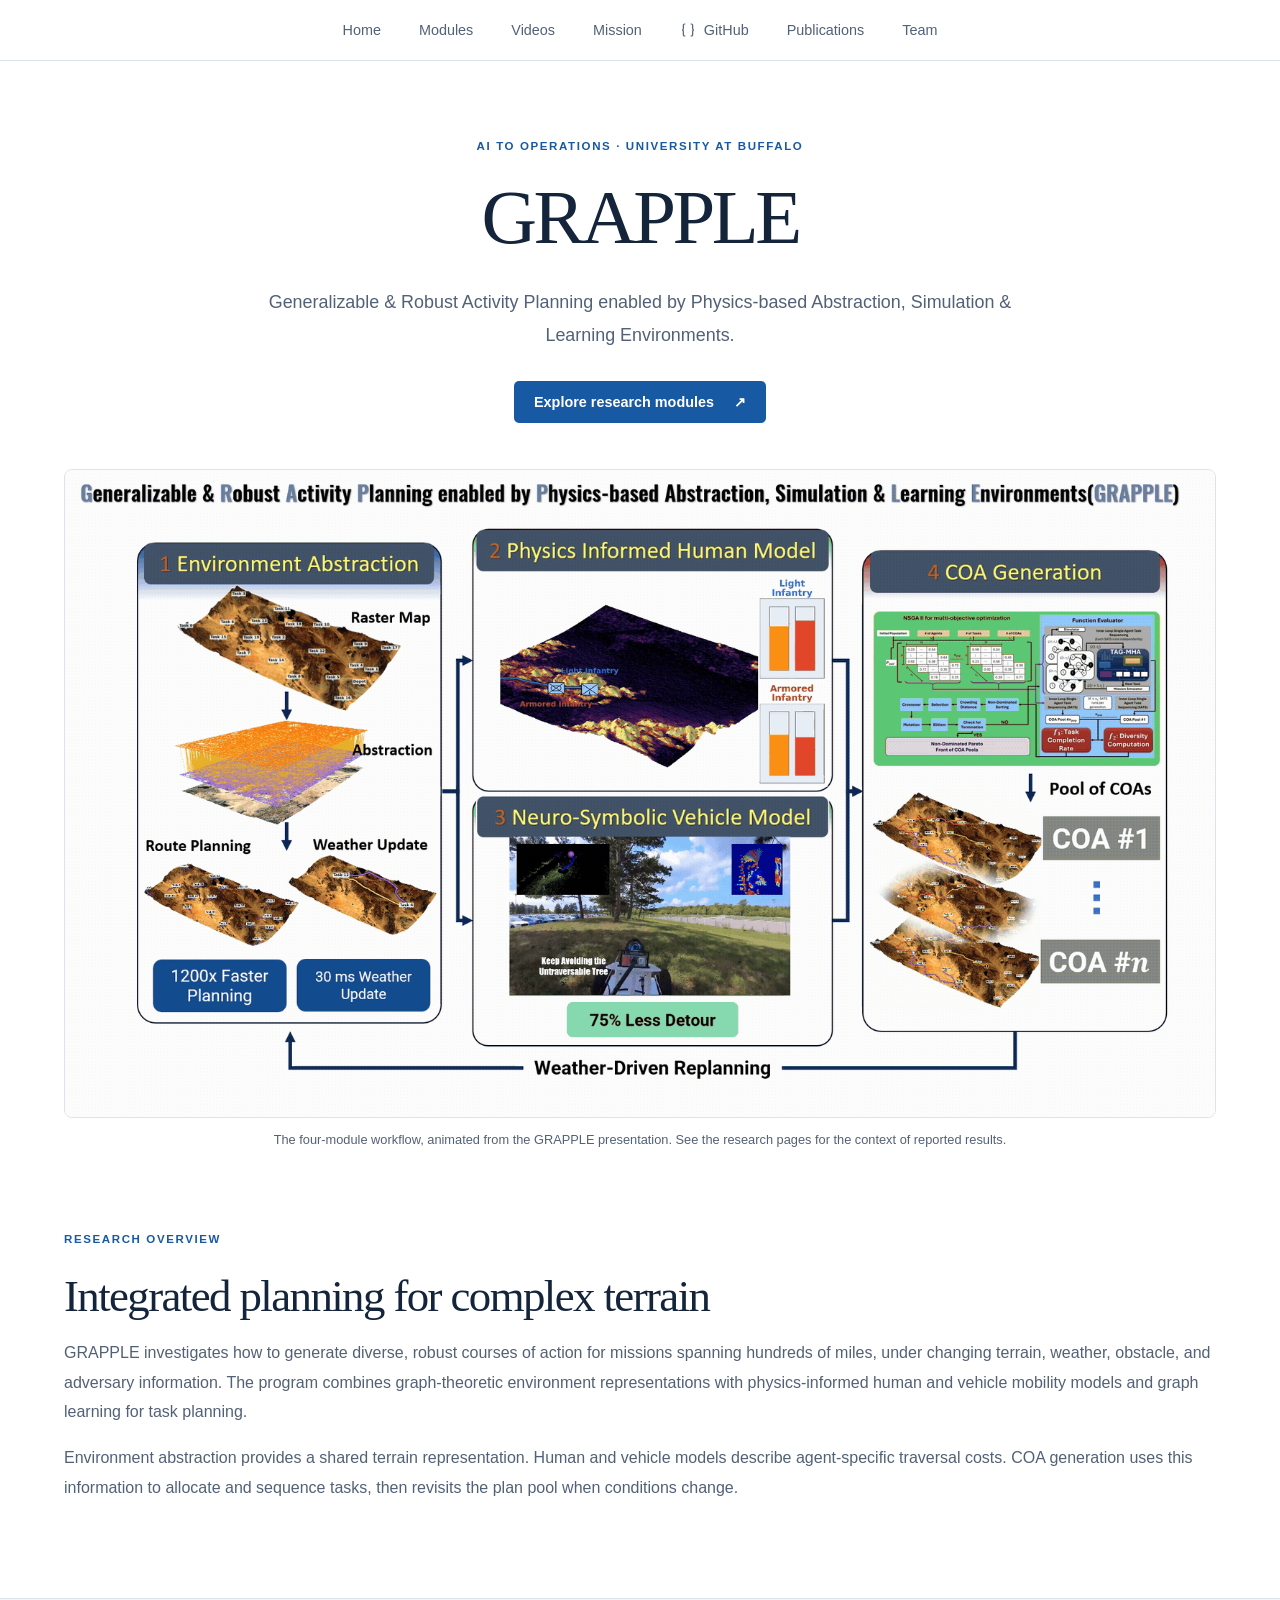
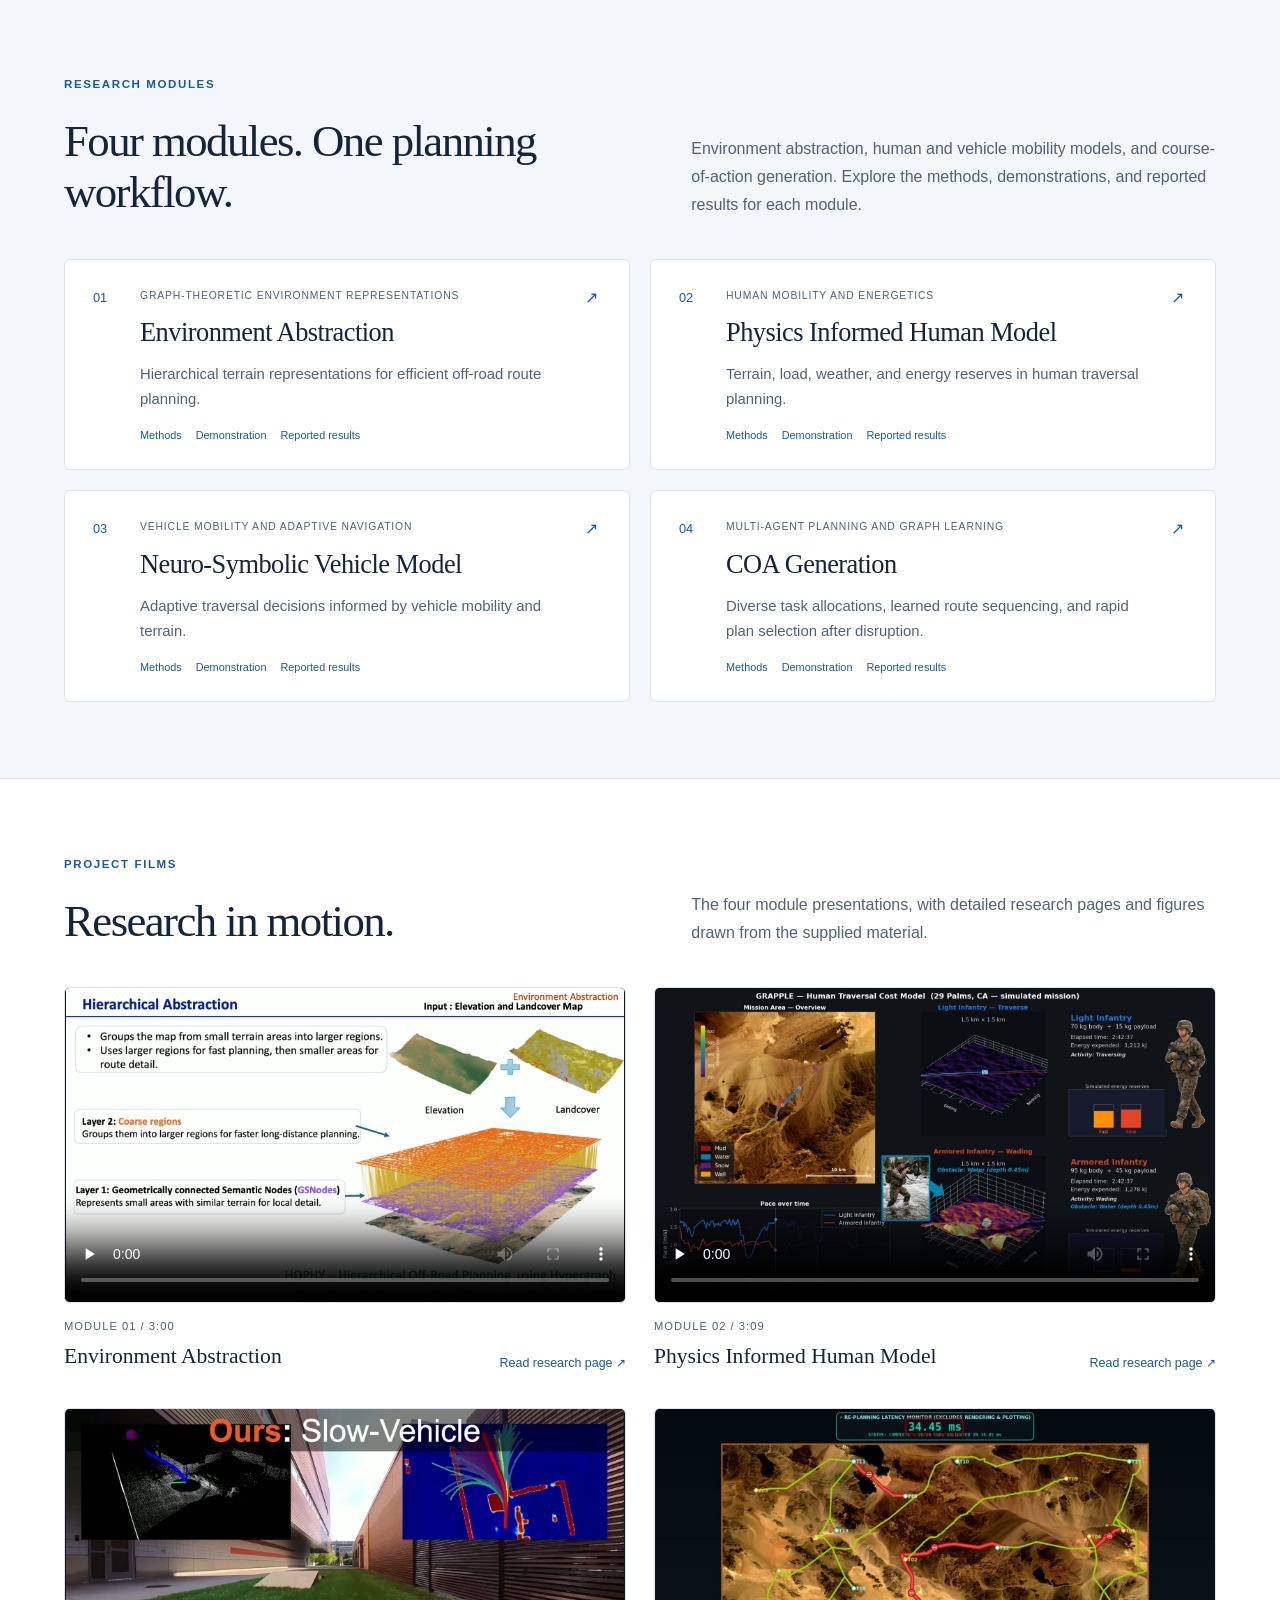
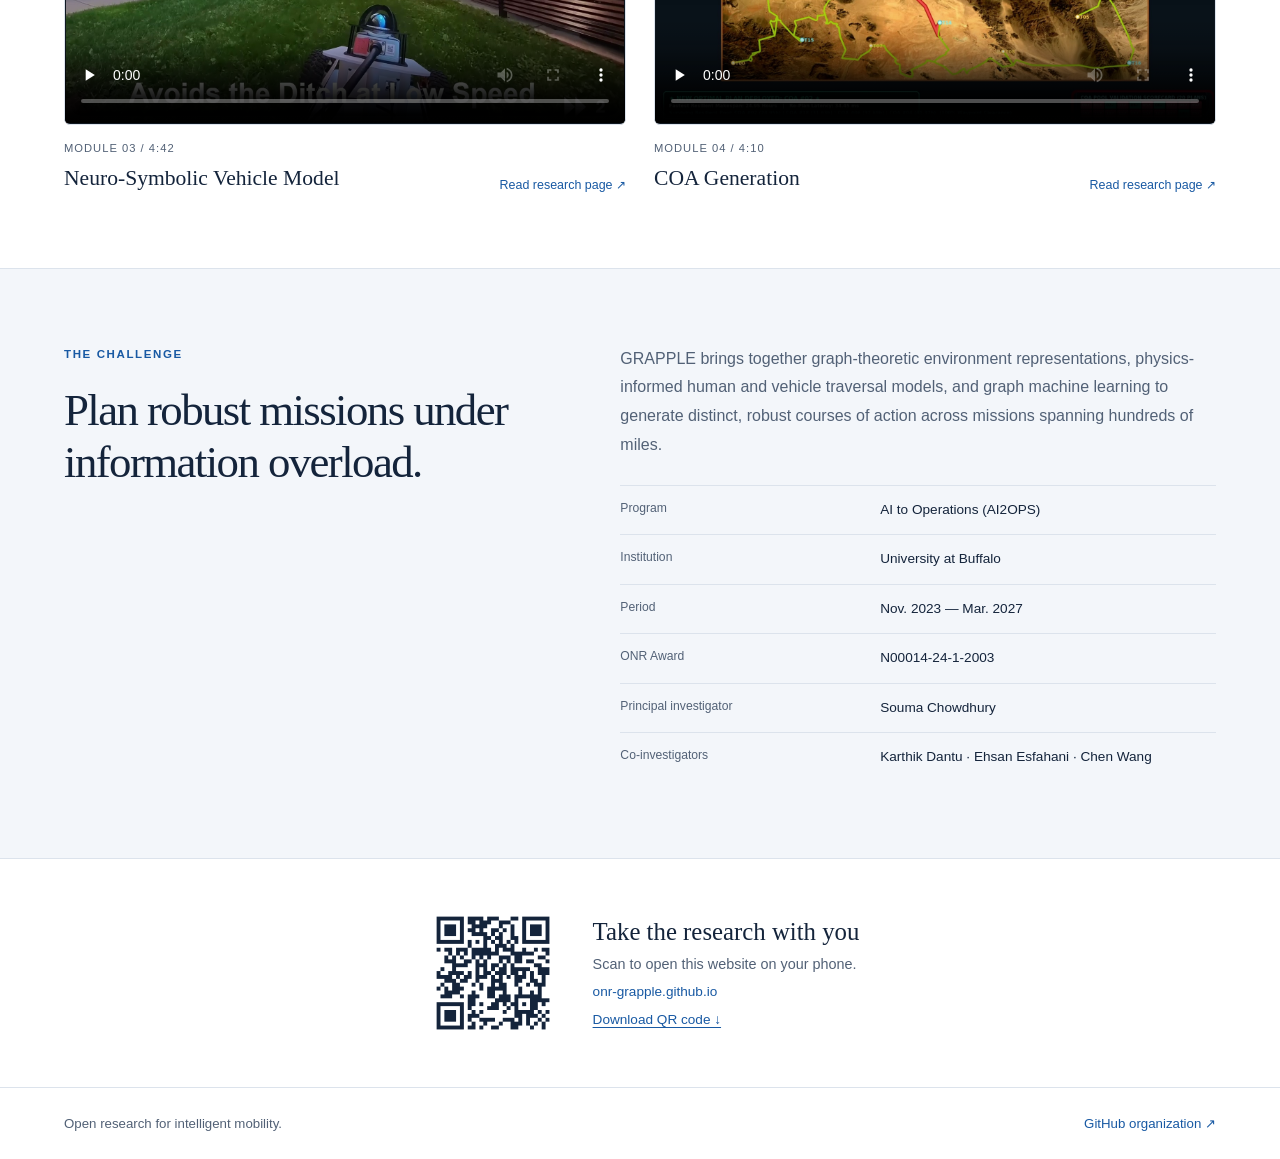
<file: index.html>
<!doctype html>
<html lang="en">
  <head>
    <meta charset="UTF-8" />
    <meta name="viewport" content="width=device-width, initial-scale=1.0" />
    <meta name="theme-color" content="#ffffff" />
    <meta
      name="description"
      content="ONR-GRAPPLE develops open tools for terrain understanding, motion planning, and intelligent mobility in complex environments."
    />
    <title>ONR-GRAPPLE | Off-Road Autonomy Research</title>
    <link rel="icon" href="data:,">
    <link rel="stylesheet" href="styles.css?v=students-8" />
  </head>
  <body>
    <a class="skip-link" href="#main">Skip to content</a>
    <header class="site-header">

      <nav aria-label="Primary navigation"><a href="#top">Home</a>
        <a href="#projects">Modules</a>
        <a href="#videos">Videos</a>
        <a href="#mission">Mission</a>
        <a class="github-link" href="https://github.com/onr-grapple" target="_blank" rel="noreferrer">
          <svg aria-hidden="true" viewBox="0 0 24 24"><path d="M8 3H7a2 2 0 0 0-2 2v5a2 2 0 0 1-2 2 2 2 0 0 1 2 2v5c0 1.1.9 2 2 2h1M16 21h1a2 2 0 0 0 2-2v-5c0-1.1.9-2 2-2a2 2 0 0 1-2-2V5a2 2 0 0 0-2-2h-1"/></svg>
          GitHub
        </a>
      <a href="papers.html">Publications</a>
<a href="team.html">Team</a></nav>
    </header>

    <main id="main">
      <section class="hero" id="top">
        <div class="hero-grid" aria-hidden="true">
</div>
        <div class="hero-copy">
          <p class="eyebrow"><span></span> AI to Operations · University at Buffalo</p>
          <h1>GRAPPLE</h1>
          <p class="lede">
            Generalizable &amp; Robust Activity Planning enabled by Physics-based
            Abstraction, Simulation &amp; Learning Environments.
          </p>
          <div class="hero-actions">
            <a class="primary-action" href="#projects">
              Explore research modules <span aria-hidden="true">↗</span>
            </a>
          </div>
        </div>

<figure class="hero-research-figure pipeline-figure"><a href="assets/images/grapple-workflow.gif" aria-label="Open the full-size animated four-module pipeline"><picture><source media="(prefers-reduced-motion: reduce)" srcset="assets/images/grapple-workflow.jpg"><img id="pipeline-animation" src="assets/images/grapple-workflow.gif" width="1600" height="900" alt="Animated GRAPPLE pipeline: environment abstraction feeds human and vehicle models, which support COA generation; weather-driven replanning feeds back into the environment representation" fetchpriority="high"></picture></a><div class="pipeline-actions"><figcaption>The four-module workflow, animated from the GRAPPLE presentation. See the research pages for the context of reported results.</figcaption></div>
</figure>
      </section>

      <section class="program-overview" aria-labelledby="overview-title">
        <div>
<p class="eyebrow"><span></span> Research overview</p>
<h2 id="overview-title">Integrated planning for complex terrain</h2>
<p>GRAPPLE investigates how to generate diverse, robust courses of action for missions spanning hundreds of miles, under changing terrain, weather, obstacle, and adversary information. The program combines graph-theoretic environment representations with physics-informed human and vehicle mobility models and graph learning for task planning.</p>
<p>Environment abstraction provides a shared terrain representation. Human and vehicle models describe agent-specific traversal costs. COA generation uses this information to allocate and sequence tasks, then revisits the plan pool when conditions change.</p>
</div>

      </section>

      <section class="projects-section" id="projects">
        <div class="section-heading">
          <div>
            <p class="eyebrow"><span></span> Research modules</p>
            <h2>Four modules. One planning workflow.</h2>
          </div>
          <p>Environment abstraction, human and vehicle mobility models, and course-of-action generation. Explore the methods, demonstrations, and reported results for each module.</p>
        </div>

        <div class="project-list"><a class="project-card" href="modules/environment.html"><span class="project-number">01</span><span class="project-icon" aria-hidden="true">01</span><span class="project-content"><span class="project-label">Graph-theoretic environment representations</span><strong>Environment Abstraction</strong><span class="project-description">Hierarchical terrain representations for efficient off-road route planning.</span><span class="tag-row"><span>Methods</span><span>Demonstration</span><span>Reported results</span></span></span><span class="project-arrow" aria-hidden="true">↗</span></a><a class="project-card" href="modules/human.html"><span class="project-number">02</span><span class="project-icon" aria-hidden="true">02</span><span class="project-content"><span class="project-label">Human mobility and energetics</span><strong>Physics Informed Human Model</strong><span class="project-description">Terrain, load, weather, and energy reserves in human traversal planning.</span><span class="tag-row"><span>Methods</span><span>Demonstration</span><span>Reported results</span></span></span><span class="project-arrow" aria-hidden="true">↗</span></a><a class="project-card" href="modules/vehicle.html"><span class="project-number">03</span><span class="project-icon" aria-hidden="true">03</span><span class="project-content"><span class="project-label">Vehicle mobility and adaptive navigation</span><strong>Neuro-Symbolic Vehicle Model</strong><span class="project-description">Adaptive traversal decisions informed by vehicle mobility and terrain.</span><span class="tag-row"><span>Methods</span><span>Demonstration</span><span>Reported results</span></span></span><span class="project-arrow" aria-hidden="true">↗</span></a><a class="project-card" href="modules/coa.html"><span class="project-number">04</span><span class="project-icon" aria-hidden="true">04</span><span class="project-content"><span class="project-label">Multi-agent planning and graph learning</span><strong>COA Generation</strong><span class="project-description">Diverse task allocations, learned route sequencing, and rapid plan selection after disruption.</span><span class="tag-row"><span>Methods</span><span>Demonstration</span><span>Reported results</span></span></span><span class="project-arrow" aria-hidden="true">↗</span></a>
</div>
      </section>

      <section class="videos-section" id="videos">
        <div class="section-heading videos-heading">
          <div>
            <p class="eyebrow"><span></span> Project films</p>
            <h2>Research in motion.</h2>
          </div>
          <p>The four module presentations, with detailed research pages and figures drawn from the supplied material.</p>
        </div>

<div class="video-grid">
<article class="video-card">
<div class="video-frame"><video controls preload="none" poster="assets/images/environment-method.jpg" aria-label="Environment Abstraction demonstration"><source src="assets/media/environment.mp4" type="video/mp4"><a href="assets/media/environment.mp4">Download video</a></video>
</div>
<div class="video-info"><span>Module 01 / 3:00</span>
<h3>Environment Abstraction</h3><a href="modules/environment.html">Read research page ↗</a>
</div>
</article>
<article class="video-card">
<div class="video-frame"><video controls preload="none" poster="assets/images/human-demo.jpg" aria-label="Physics Informed Human Model demonstration"><source src="assets/media/human.mp4" type="video/mp4"><a href="assets/media/human.mp4">Download video</a></video>
</div>
<div class="video-info"><span>Module 02 / 3:09</span>
<h3>Physics Informed Human Model</h3><a href="modules/human.html">Read research page ↗</a>
</div>
</article>
<article class="video-card">
<div class="video-frame"><video controls preload="none" poster="assets/images/vehicle-demo.jpg" aria-label="Neuro-Symbolic Vehicle Model demonstration"><source src="assets/media/vehicle.mp4" type="video/mp4"><a href="assets/media/vehicle.mp4">Download video</a></video>
</div>
<div class="video-info"><span>Module 03 / 4:42</span>
<h3>Neuro-Symbolic Vehicle Model</h3><a href="modules/vehicle.html">Read research page ↗</a>
</div>
</article>
<article class="video-card">
<div class="video-frame"><video controls preload="none" poster="assets/images/coa-replanning.jpg" aria-label="COA Generation demonstration"><source src="assets/media/coa.mp4" type="video/mp4"><a href="assets/media/coa.mp4">Download video</a></video>
</div>
<div class="video-info"><span>Module 04 / 4:10</span>
<h3>COA Generation</h3><a href="modules/coa.html">Read research page ↗</a>
</div>
</article>
</div>

      </section>

      <section class="mission-section" id="mission">
        <div class="mission-number">[ M—01 ]</div>
        <div>
          <p class="eyebrow"><span></span> The challenge</p>
          <h2>Plan robust missions under information overload.</h2>
        </div>
        <div class="mission-copy">
          <p>GRAPPLE brings together graph-theoretic environment representations, physics-informed human and vehicle traversal models, and graph machine learning to generate distinct, robust courses of action across missions spanning hundreds of miles.</p>
          <dl class="program-facts">
            <div><dt>Program</dt><dd>AI to Operations (AI2OPS)</dd>
</div>
            <div><dt>Institution</dt><dd>University at Buffalo</dd>
</div>
            <div><dt>Period</dt><dd>Nov. 2023 — Mar. 2027</dd>
</div>
            <div><dt>ONR Award</dt><dd>N00014-24-1-2003</dd>
</div>
            <div><dt>Principal investigator</dt><dd>Souma Chowdhury</dd>
</div>
            <div><dt>Co-investigators</dt><dd>Karthik Dantu · Ehsan Esfahani · Chen Wang</dd>
</div>
          </dl>
        </div>
      </section>
    </main>

    <section class="website-qr" aria-label="Visit this website on your phone">
  <a href="https://onr-grapple.github.io/" aria-label="Open the public website"><img src="assets/images/website-qr.png" alt="QR code linking to https://onr-grapple.github.io/" width="144" height="144" loading="lazy"></a>
  <div><h2>Take the research with you</h2><p>Scan to open this website on your phone.</p><a href="https://onr-grapple.github.io/">onr-grapple.github.io</a><a class="qr-download" href="assets/images/website-qr.png" download="GRAPPLE-website-QR.png">Download QR code ↓</a></div>
</section>
<footer>

      <p>Open research for intelligent mobility.</p>
      <a href="https://github.com/onr-grapple" target="_blank" rel="noreferrer">GitHub organization <span aria-hidden="true">↗</span></a>
    </footer>
  </body>
</html>
</file>
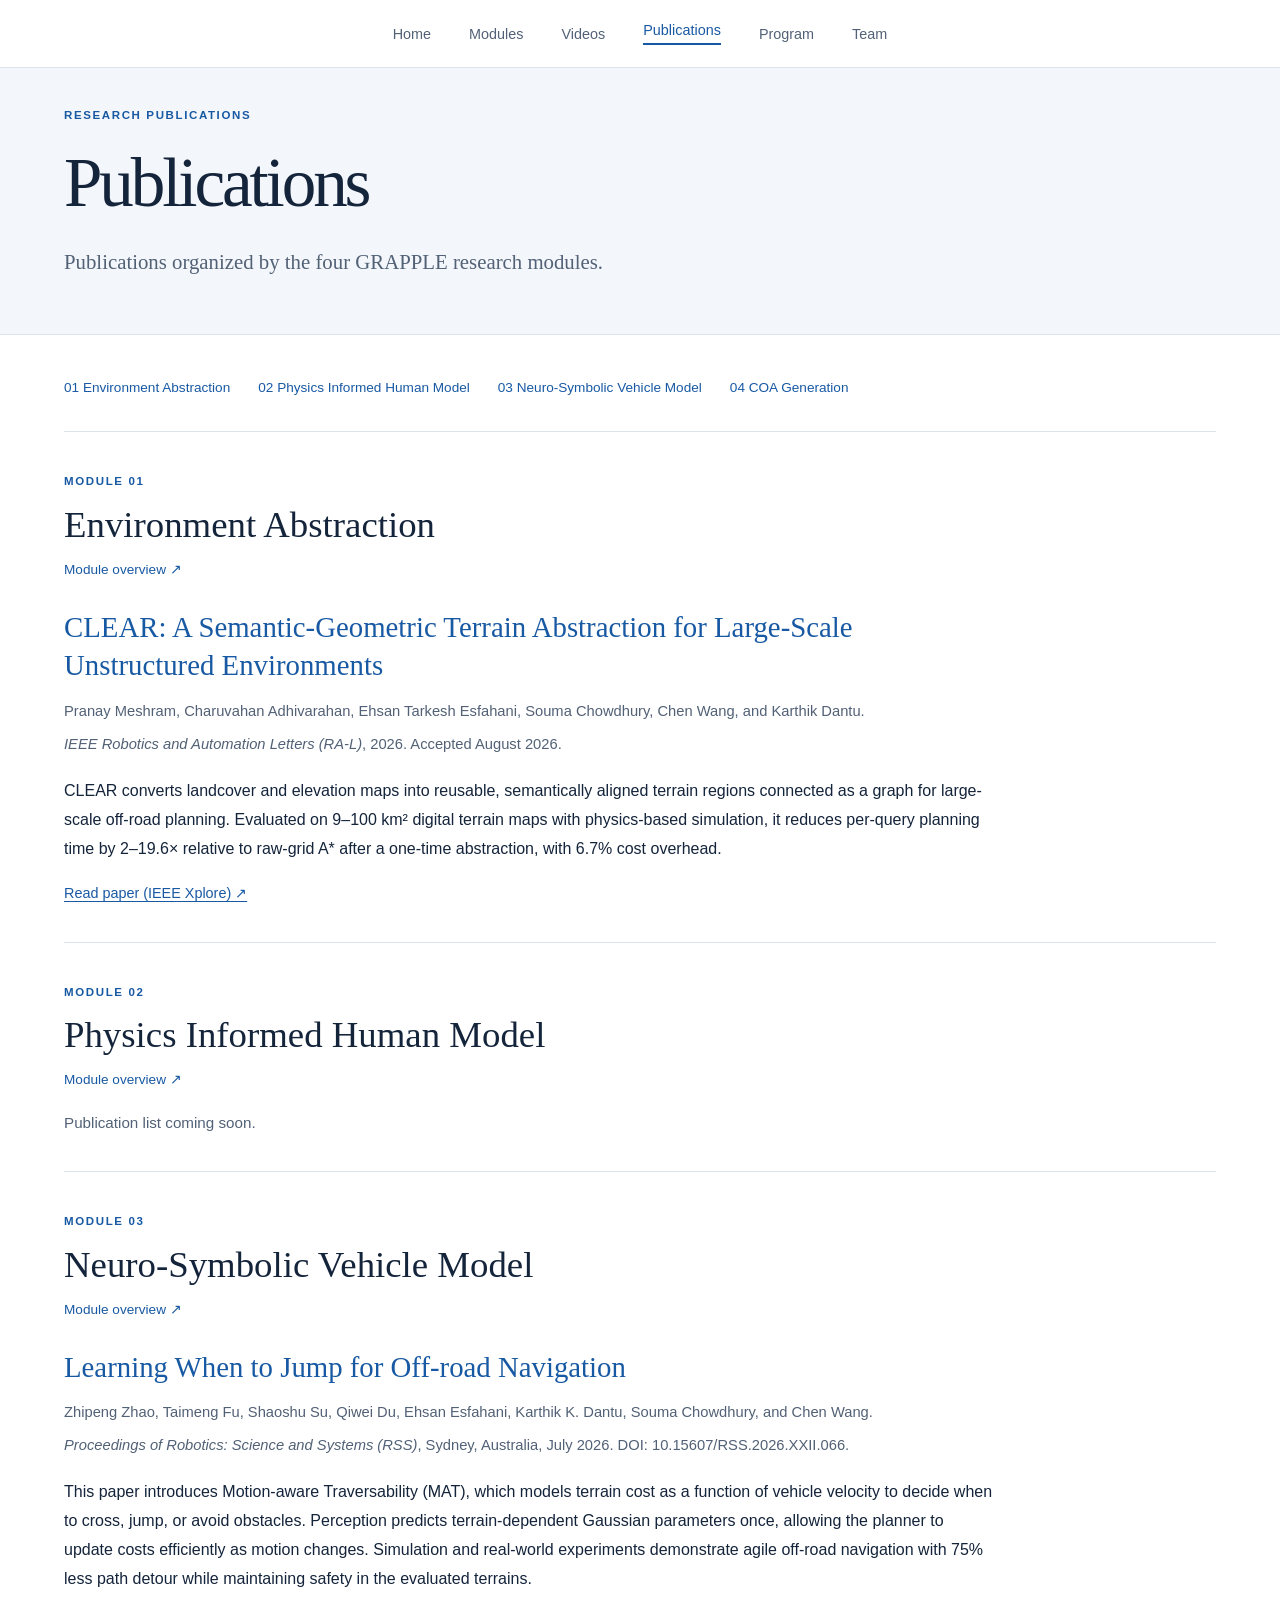
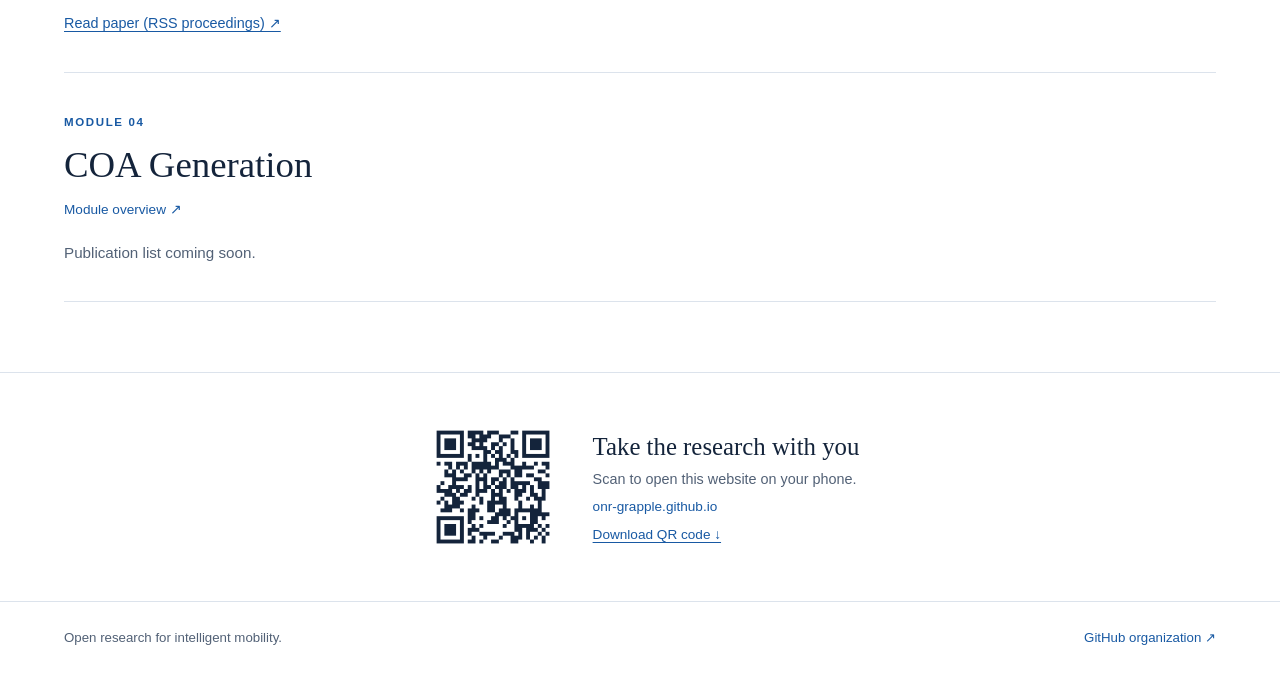
<file: papers.html>
<!doctype html>
<html lang="en">
  <head>
    <meta charset="UTF-8" />
    <meta name="viewport" content="width=device-width, initial-scale=1.0" />
    <meta name="theme-color" content="#ffffff" />
    <meta
      name="description"
      content="GRAPPLE publications organized by environment abstraction, human modeling, vehicle modeling, and course-of-action generation."
    />
    <title>Publications | GRAPPLE</title>
    <link rel="icon" href="data:,">
    <link rel="stylesheet" href="styles.css?v=students-8" />
  </head>
  <body><a class="skip-link" href="#main">Skip to content</a><header class="site-header"><nav aria-label="Primary navigation"><a href="index.html">Home</a><a href="index.html#projects">Modules</a><a href="index.html#videos">Videos</a><a href="papers.html" aria-current="page">Publications</a><a href="index.html#mission">Program</a><a href="team.html">Team</a></nav></header><main id="main"><div class="research-hero"><p class="eyebrow">Research publications</p><h1>Publications</h1><p class="research-subtitle">Publications organized by the four GRAPPLE research modules.</p></div><div class="publications-layout"><nav class="publication-module-nav" aria-label="Publication modules"><a href="#environment">01 Environment Abstraction</a><a href="#human">02 Physics Informed Human Model</a><a href="#vehicle">03 Neuro-Symbolic Vehicle Model</a><a href="#coa">04 COA Generation</a></nav><section class="publication-module" id="environment"><div class="publication-heading"><p class="eyebrow">Module 01</p><h2>Environment Abstraction</h2><a href="modules/environment.html">Module overview ↗</a></div><article class="publication-entry">
<h3><a href="https://ieeexplore.ieee.org/document/11662374/">CLEAR: A Semantic-Geometric Terrain Abstraction for Large-Scale Unstructured Environments</a></h3>
<p class="publication-authors">Pranay Meshram, Charuvahan Adhivarahan, Ehsan Tarkesh Esfahani, Souma Chowdhury, Chen Wang, and Karthik Dantu.</p>
<p class="publication-venue"><cite>IEEE Robotics and Automation Letters (RA-L)</cite>, 2026. Accepted August 2026.</p>
<p class="publication-description">CLEAR converts landcover and elevation maps into reusable, semantically aligned terrain regions connected as a graph for large-scale off-road planning. Evaluated on 9–100 km² digital terrain maps with physics-based simulation, it reduces per-query planning time by 2–19.6× relative to raw-grid A* after a one-time abstraction, with 6.7% cost overhead.</p>
<a class="publication-paper-link" href="https://ieeexplore.ieee.org/document/11662374/">Read paper (IEEE Xplore) ↗</a>
</article></section><section class="publication-module" id="human"><div class="publication-heading"><p class="eyebrow">Module 02</p><h2>Physics Informed Human Model</h2><a href="modules/human.html">Module overview ↗</a></div><p class="publication-empty">Publication list coming soon.</p></section><section class="publication-module" id="vehicle"><div class="publication-heading"><p class="eyebrow">Module 03</p><h2>Neuro-Symbolic Vehicle Model</h2><a href="modules/vehicle.html">Module overview ↗</a></div><article class="publication-entry">
<h3><a href="https://www.roboticsproceedings.org/rss22/p066.html">Learning When to Jump for Off-road Navigation</a></h3>
<p class="publication-authors">Zhipeng Zhao, Taimeng Fu, Shaoshu Su, Qiwei Du, Ehsan Esfahani, Karthik K. Dantu, Souma Chowdhury, and Chen Wang.</p>
<p class="publication-venue"><cite>Proceedings of Robotics: Science and Systems (RSS)</cite>, Sydney, Australia, July 2026. DOI: <a href="https://doi.org/10.15607/RSS.2026.XXII.066">10.15607/RSS.2026.XXII.066</a>.</p>
<p class="publication-description">This paper introduces Motion-aware Traversability (MAT), which models terrain cost as a function of vehicle velocity to decide when to cross, jump, or avoid obstacles. Perception predicts terrain-dependent Gaussian parameters once, allowing the planner to update costs efficiently as motion changes. Simulation and real-world experiments demonstrate agile off-road navigation with 75% less path detour while maintaining safety in the evaluated terrains.</p>
<a class="publication-paper-link" href="https://www.roboticsproceedings.org/rss22/p066.html">Read paper (RSS proceedings) ↗</a>
</article></section><section class="publication-module" id="coa"><div class="publication-heading"><p class="eyebrow">Module 04</p><h2>COA Generation</h2><a href="modules/coa.html">Module overview ↗</a></div><p class="publication-empty">Publication list coming soon.</p></section></div></main><section class="website-qr" aria-label="Visit this website on your phone">
  <a href="https://onr-grapple.github.io/" aria-label="Open the public website"><img src="assets/images/website-qr.png" alt="QR code linking to https://onr-grapple.github.io/" width="144" height="144" loading="lazy"></a>
  <div><h2>Take the research with you</h2><p>Scan to open this website on your phone.</p><a href="https://onr-grapple.github.io/">onr-grapple.github.io</a><a class="qr-download" href="assets/images/website-qr.png" download="GRAPPLE-website-QR.png">Download QR code ↓</a></div>
</section>
<footer>

      <p>Open research for intelligent mobility.</p>
      <a href="https://github.com/onr-grapple" target="_blank" rel="noreferrer">GitHub organization <span aria-hidden="true">↗</span></a>
    </footer>
  </body></html>
</file>
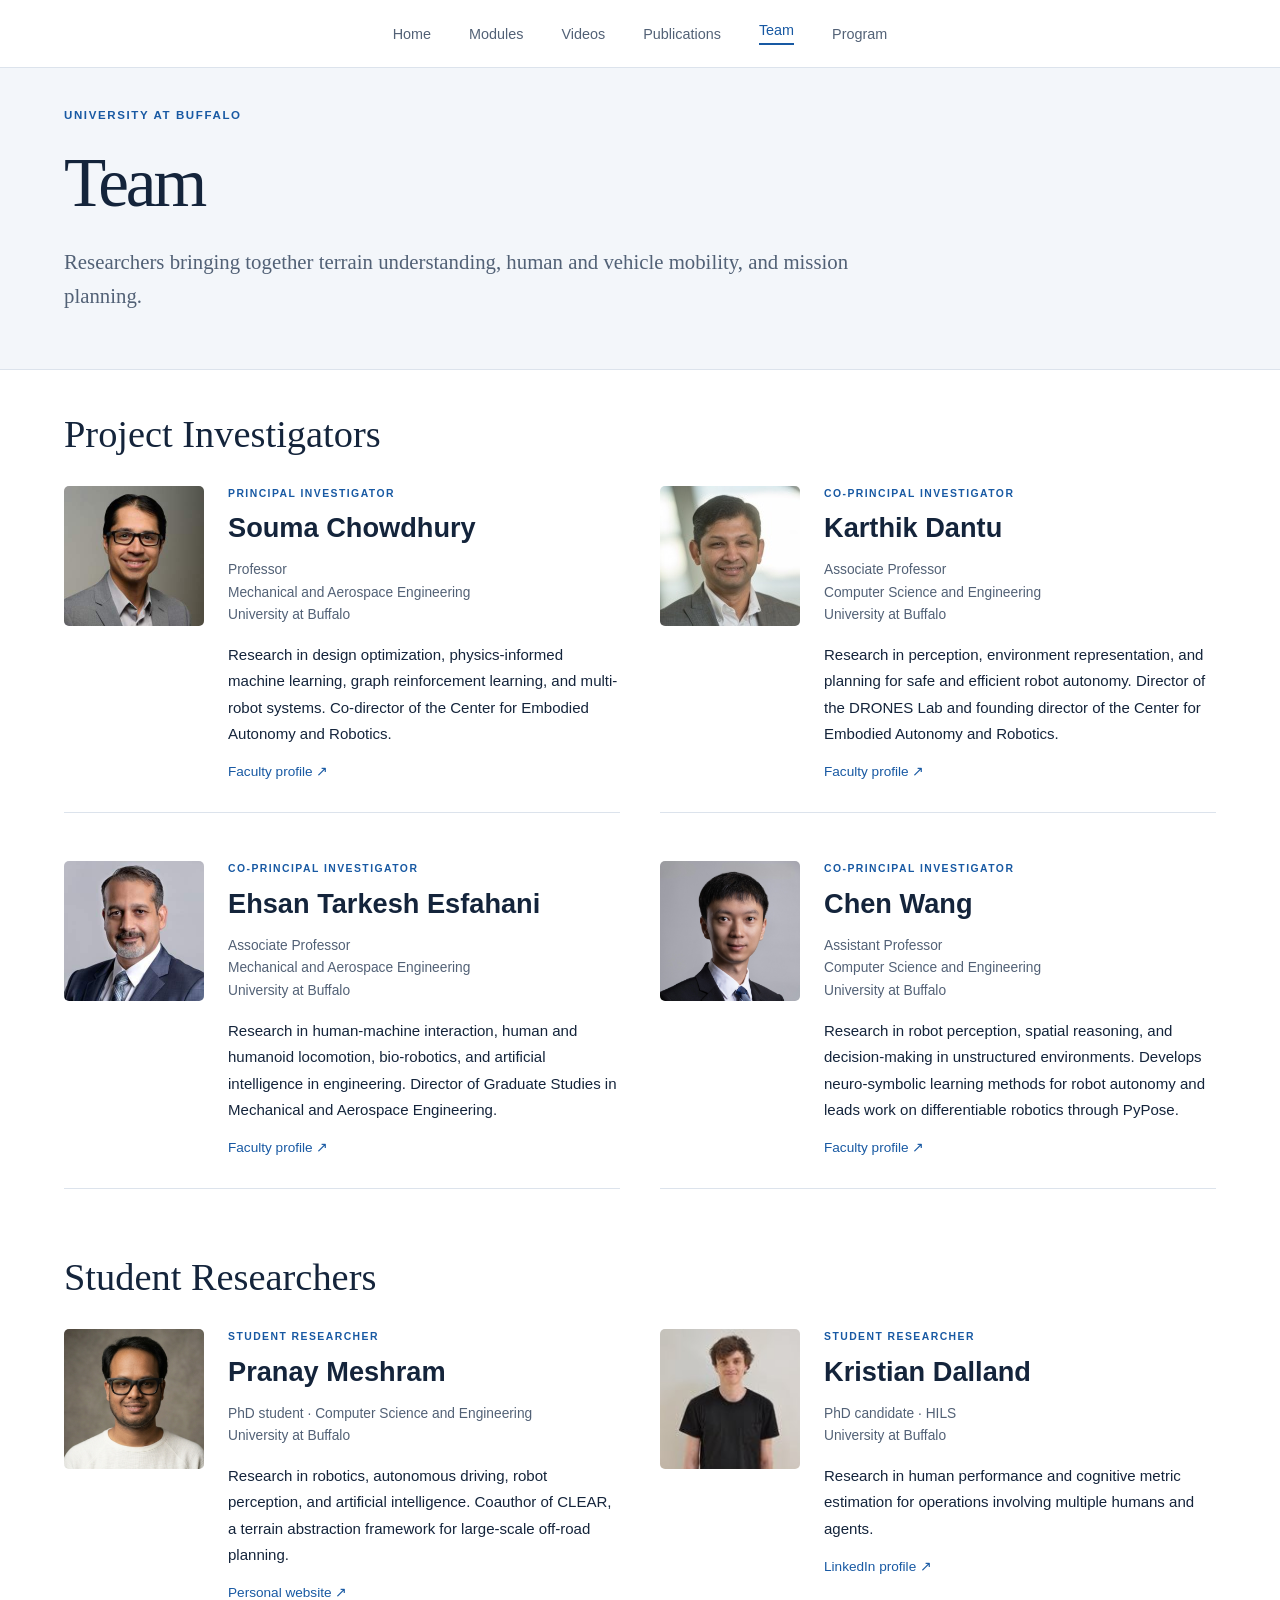
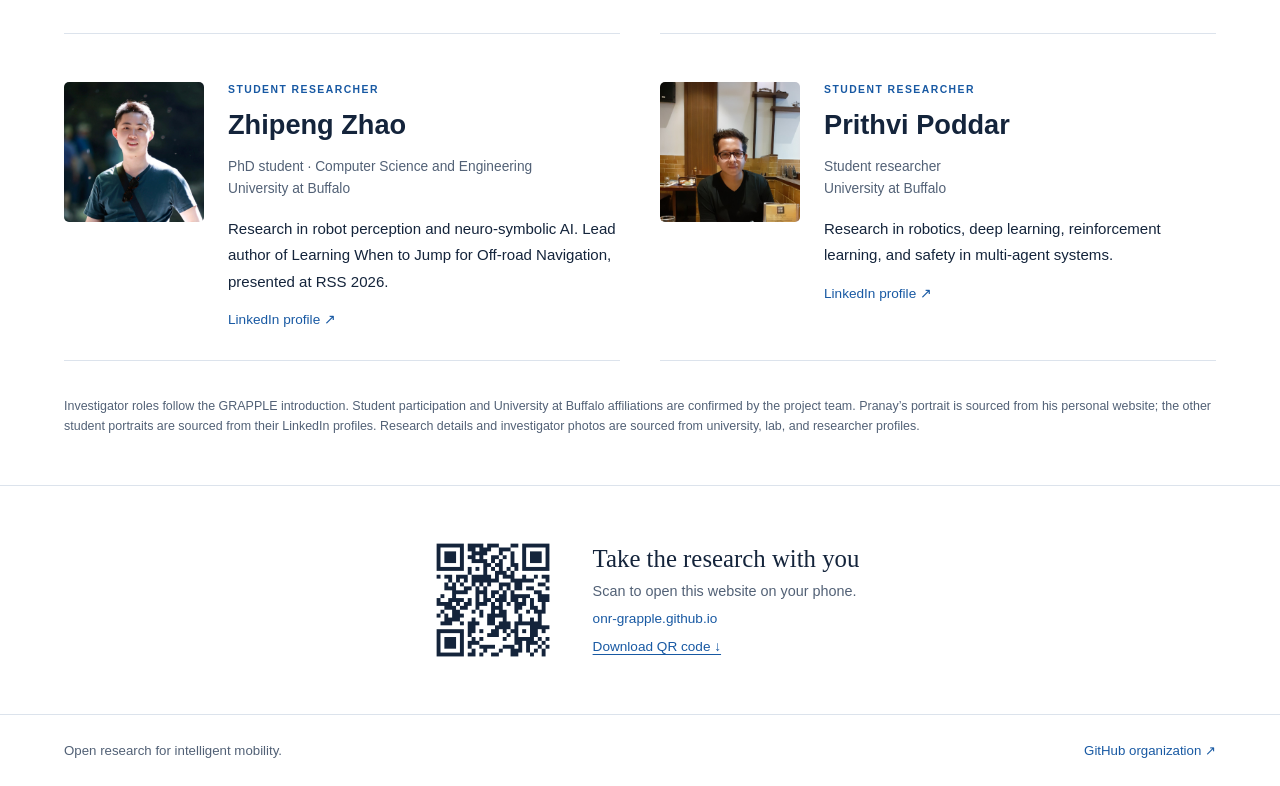
<file: team.html>
<!doctype html>
<html lang="en">
  <head>
    <meta charset="UTF-8" />
    <meta name="viewport" content="width=device-width, initial-scale=1.0" />
    <meta name="theme-color" content="#ffffff" />
    <meta
      name="description"
      content="Meet the GRAPPLE research team at the University at Buffalo."
    />
    <title>Team | GRAPPLE</title>
    <link rel="icon" href="data:,">
    <link rel="stylesheet" href="styles.css?v=headshot-9" />
  </head>
  <body><a class="skip-link" href="#main">Skip to content</a><header class="site-header"><nav aria-label="Primary navigation"><a href="index.html">Home</a><a href="index.html#projects">Modules</a><a href="index.html#videos">Videos</a><a href="papers.html">Publications</a><a href="team.html" aria-current="page">Team</a><a href="index.html#mission">Program</a></nav></header><main id="main"><div class="research-hero"><p class="eyebrow">University at Buffalo</p><h1>Team</h1><p class="research-subtitle">Researchers bringing together terrain understanding, human and vehicle mobility, and mission planning.</p></div><h2 class="team-section-title" id="investigators">Project Investigators</h2><section class="team-layout" aria-labelledby="investigators"><article class="team-member"><img src="assets/images/team/souma.jpg" alt="Souma Chowdhury" width="180" height="180" loading="lazy"><div><p class="eyebrow">Principal Investigator</p><h3>Souma Chowdhury</h3><p class="team-affiliation">Professor<br>Mechanical and Aerospace Engineering<br>University at Buffalo</p><p class="team-bio">Research in design optimization, physics-informed machine learning, graph reinforcement learning, and multi-robot systems. Co-director of the Center for Embodied Autonomy and Robotics.</p><a class="team-profile" href="https://engineering.buffalo.edu/mechanical-aerospace/people/faculty/s-chowdhury.html">Faculty profile ↗</a></div></article><article class="team-member"><img src="assets/images/team/karthik.jpg" alt="Karthik Dantu" width="180" height="180" loading="lazy"><div><p class="eyebrow">Co-Principal Investigator</p><h3>Karthik Dantu</h3><p class="team-affiliation">Associate Professor<br>Computer Science and Engineering<br>University at Buffalo</p><p class="team-bio">Research in perception, environment representation, and planning for safe and efficient robot autonomy. Director of the DRONES Lab and founding director of the Center for Embodied Autonomy and Robotics.</p><a class="team-profile" href="https://dkkarthik.github.io/">Faculty profile ↗</a></div></article><article class="team-member"><img src="assets/images/team/ehsan.jpg" alt="Ehsan Tarkesh Esfahani" width="180" height="180" loading="lazy"><div><p class="eyebrow">Co-Principal Investigator</p><h3>Ehsan Tarkesh Esfahani</h3><p class="team-affiliation">Associate Professor<br>Mechanical and Aerospace Engineering<br>University at Buffalo</p><p class="team-bio">Research in human-machine interaction, human and humanoid locomotion, bio-robotics, and artificial intelligence in engineering. Director of Graduate Studies in Mechanical and Aerospace Engineering.</p><a class="team-profile" href="https://engineering.buffalo.edu/mechanical-aerospace/people/faculty/e-esfahani.html">Faculty profile ↗</a></div></article><article class="team-member"><img src="assets/images/team/chen.jpg" alt="Chen Wang" width="180" height="180" loading="lazy"><div><p class="eyebrow">Co-Principal Investigator</p><h3>Chen Wang</h3><p class="team-affiliation">Assistant Professor<br>Computer Science and Engineering<br>University at Buffalo</p><p class="team-bio">Research in robot perception, spatial reasoning, and decision-making in unstructured environments. Develops neuro-symbolic learning methods for robot autonomy and leads work on differentiable robotics through PyPose.</p><a class="team-profile" href="https://sairlab.org/chenw/">Faculty profile ↗</a></div></article></section><h2 class="team-section-title" id="students">Student Researchers</h2><section class="team-layout" aria-labelledby="students"><article class="team-member"><div class="team-headshot"><img src="assets/images/team/pranay-headshot.jpg" alt="Pranay Meshram" width="896" height="1200" loading="lazy"></div><div><p class="eyebrow">Student Researcher</p><h3>Pranay Meshram</h3><p class="team-affiliation">PhD student · Computer Science and Engineering<br>University at Buffalo</p><p class="team-bio">Research in robotics, autonomous driving, robot perception, and artificial intelligence. Coauthor of CLEAR, a terrain abstraction framework for large-scale off-road planning.</p><a class="team-profile" href="https://pranayspeed.github.io/">Personal website ↗</a></div></article><article class="team-member"><img src="assets/images/team/kristian-linkedin.jpg" alt="Kristian Dalland" width="180" height="180" loading="lazy"><div><p class="eyebrow">Student Researcher</p><h3>Kristian Dalland</h3><p class="team-affiliation">PhD candidate · HILS<br>University at Buffalo</p><p class="team-bio">Research in human performance and cognitive metric estimation for operations involving multiple humans and agents.</p><a class="team-profile" href="https://www.linkedin.com/in/kristian-dalland-0665ba91/">LinkedIn profile ↗</a></div></article><article class="team-member"><img src="assets/images/team/zhipeng-linkedin.jpg" alt="Zhipeng Zhao" width="180" height="180" loading="lazy"><div><p class="eyebrow">Student Researcher</p><h3>Zhipeng Zhao</h3><p class="team-affiliation">PhD student · Computer Science and Engineering<br>University at Buffalo</p><p class="team-bio">Research in robot perception and neuro-symbolic AI. Lead author of Learning When to Jump for Off-road Navigation, presented at RSS 2026.</p><a class="team-profile" href="https://www.linkedin.com/in/zhipengzhao/">LinkedIn profile ↗</a></div></article><article class="team-member"><img src="assets/images/team/prithvi-linkedin.jpg" alt="Prithvi Poddar" width="180" height="180" loading="lazy"><div><p class="eyebrow">Student Researcher</p><h3>Prithvi Poddar</h3><p class="team-affiliation">Student researcher<br>University at Buffalo</p><p class="team-bio">Research in robotics, deep learning, reinforcement learning, and safety in multi-agent systems.</p><a class="team-profile" href="https://www.linkedin.com/in/prithvi-poddar/">LinkedIn profile ↗</a></div></article></section><p class="team-attribution">Investigator roles follow the GRAPPLE introduction. Student participation and University at Buffalo affiliations are confirmed by the project team. Pranay’s portrait is sourced from his personal website; the other student portraits are sourced from their LinkedIn profiles. Research details and investigator photos are sourced from university, lab, and researcher profiles.</p></main><section class="website-qr" aria-label="Visit this website on your phone">
  <a href="https://onr-grapple.github.io/" aria-label="Open the public website"><img src="assets/images/website-qr.png" alt="QR code linking to https://onr-grapple.github.io/" width="144" height="144" loading="lazy"></a>
  <div><h2>Take the research with you</h2><p>Scan to open this website on your phone.</p><a href="https://onr-grapple.github.io/">onr-grapple.github.io</a><a class="qr-download" href="assets/images/website-qr.png" download="GRAPPLE-website-QR.png">Download QR code ↓</a></div>
</section>
<footer>

      <p>Open research for intelligent mobility.</p>
      <a href="https://github.com/onr-grapple" target="_blank" rel="noreferrer">GitHub organization <span aria-hidden="true">↗</span></a>
    </footer>
  </body></html>
</file>
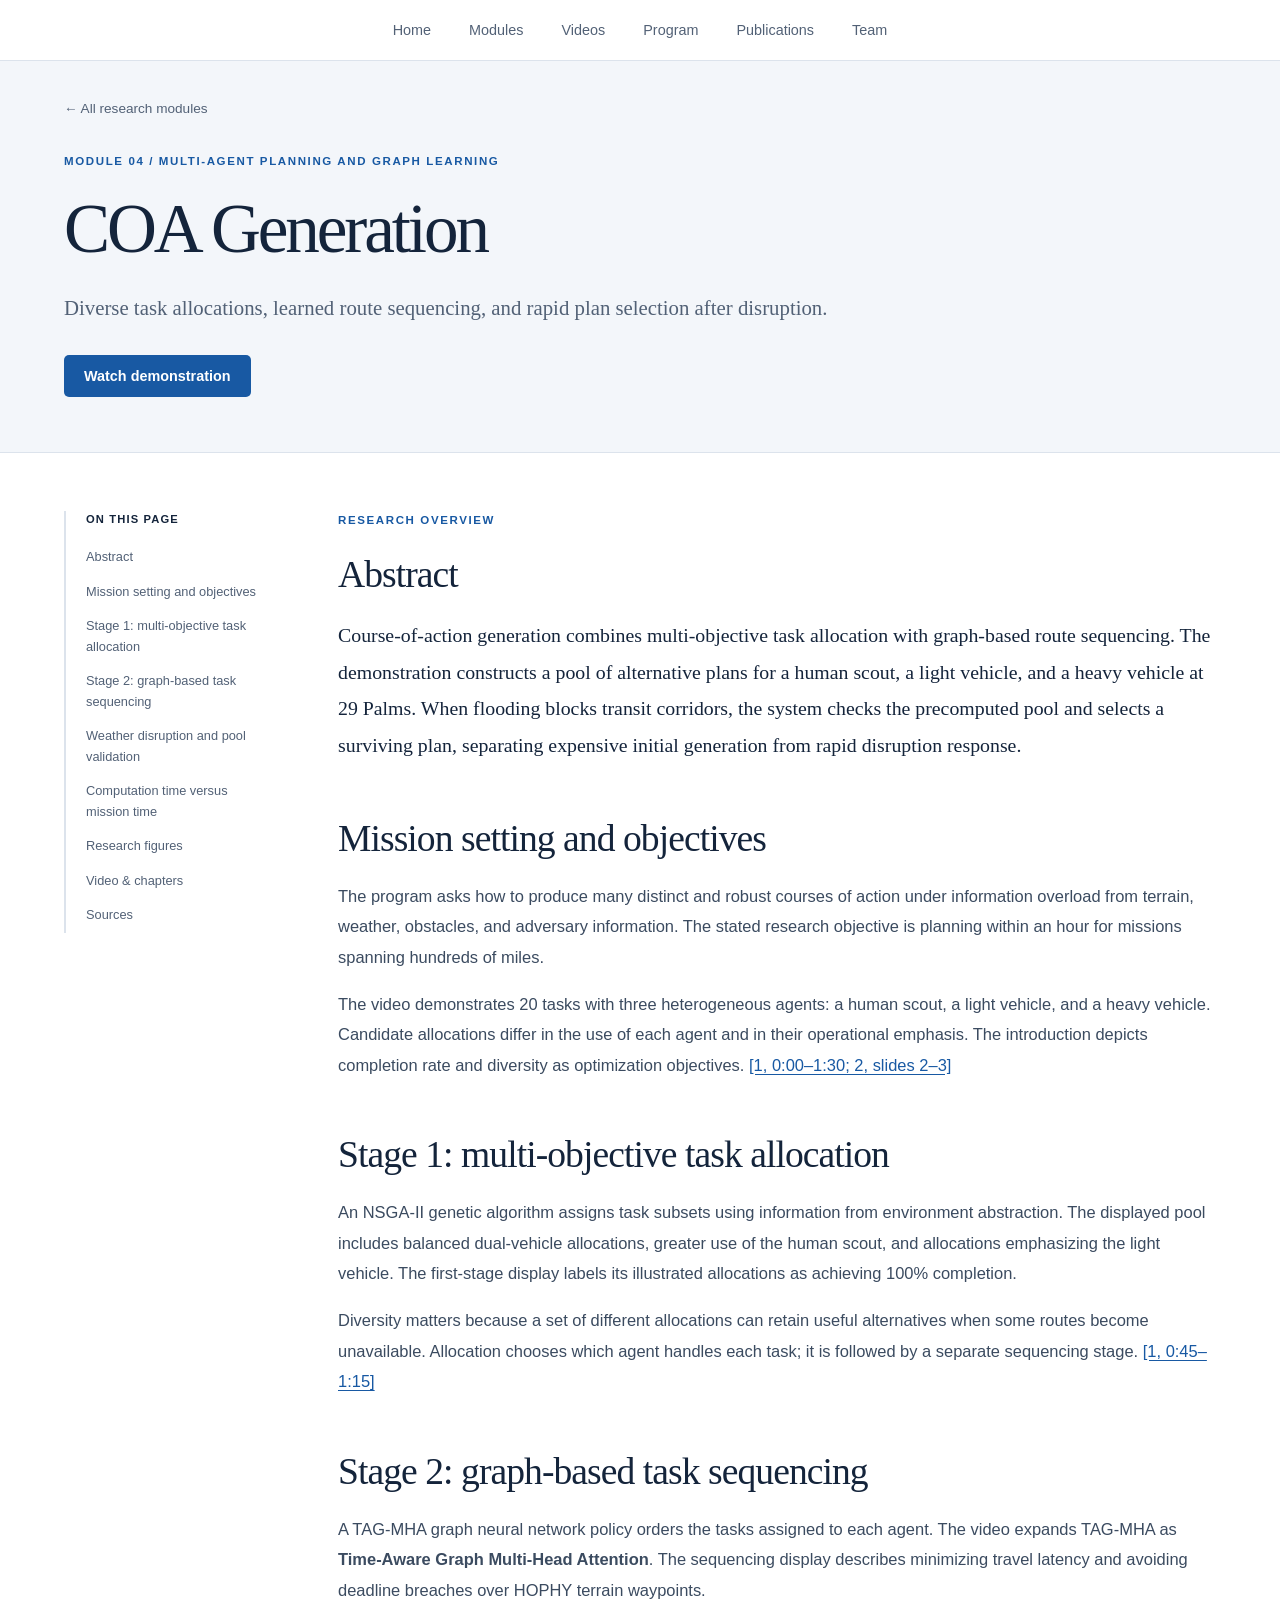
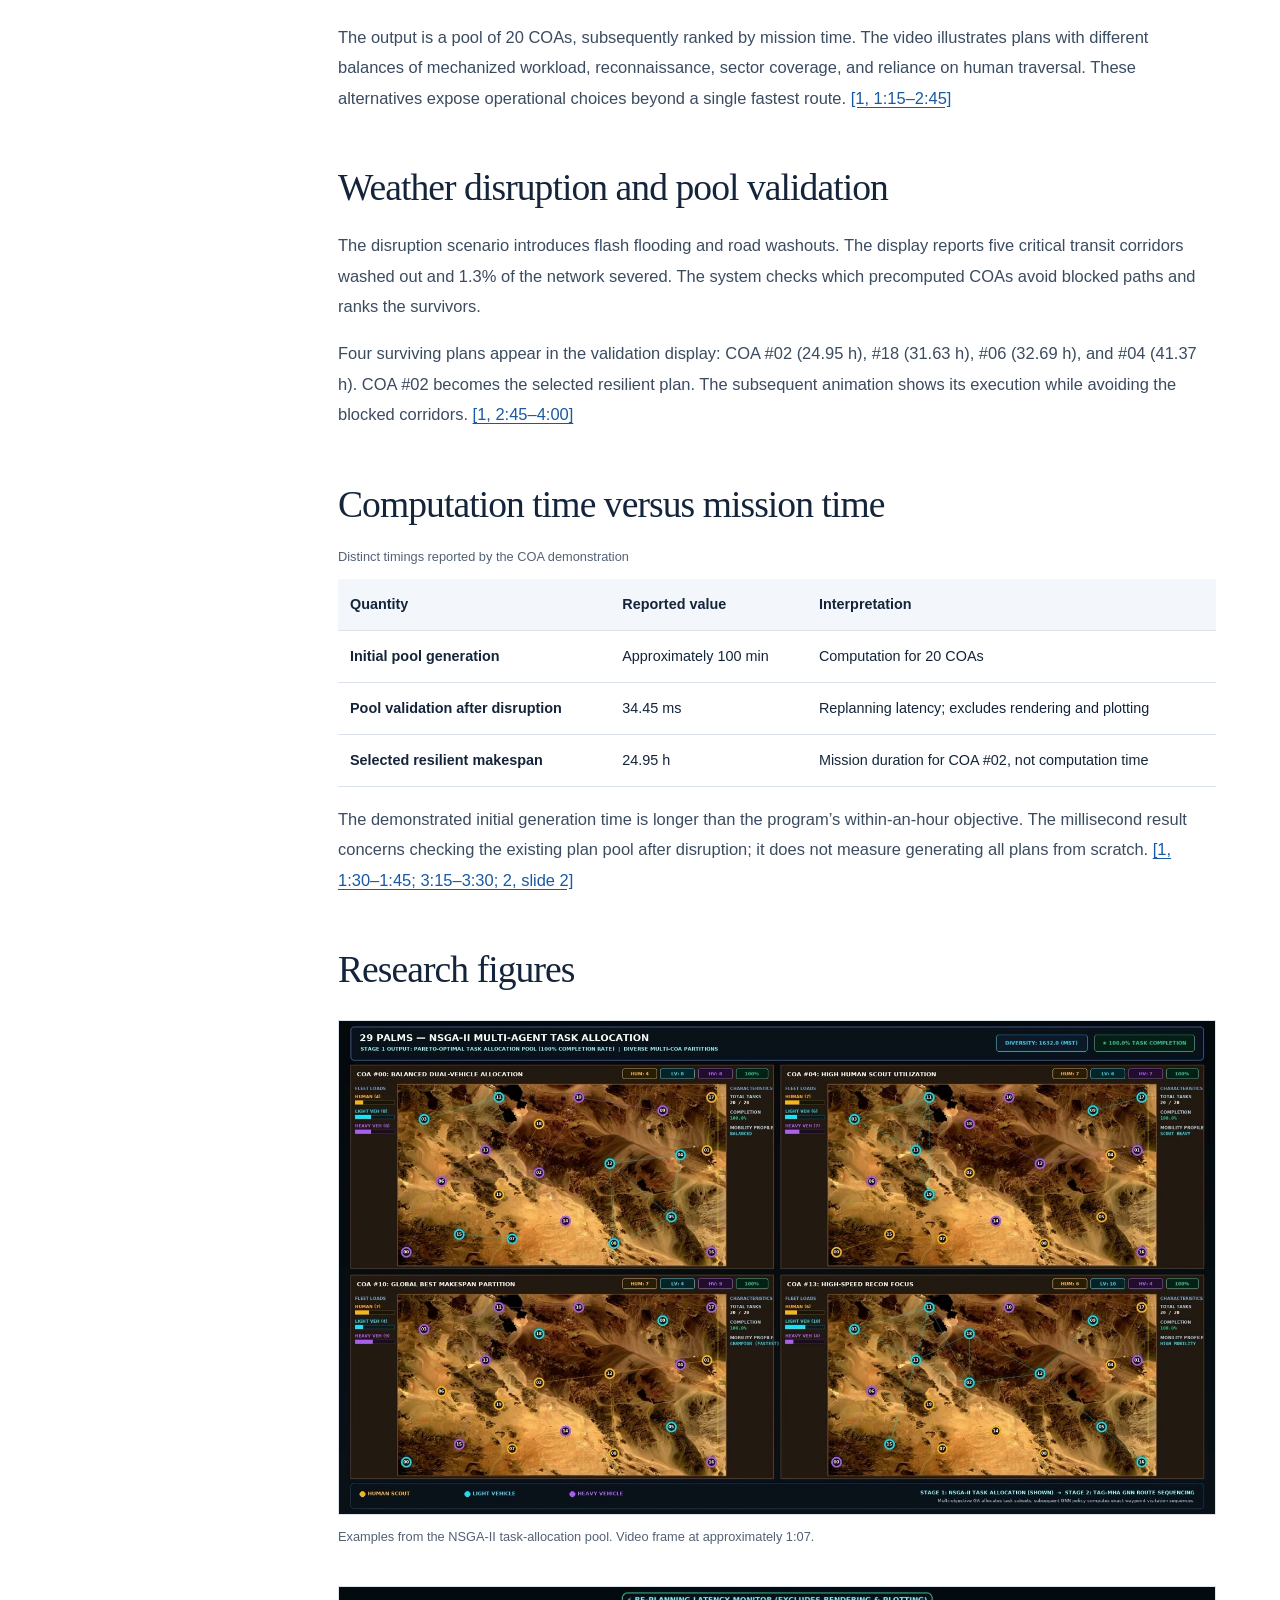
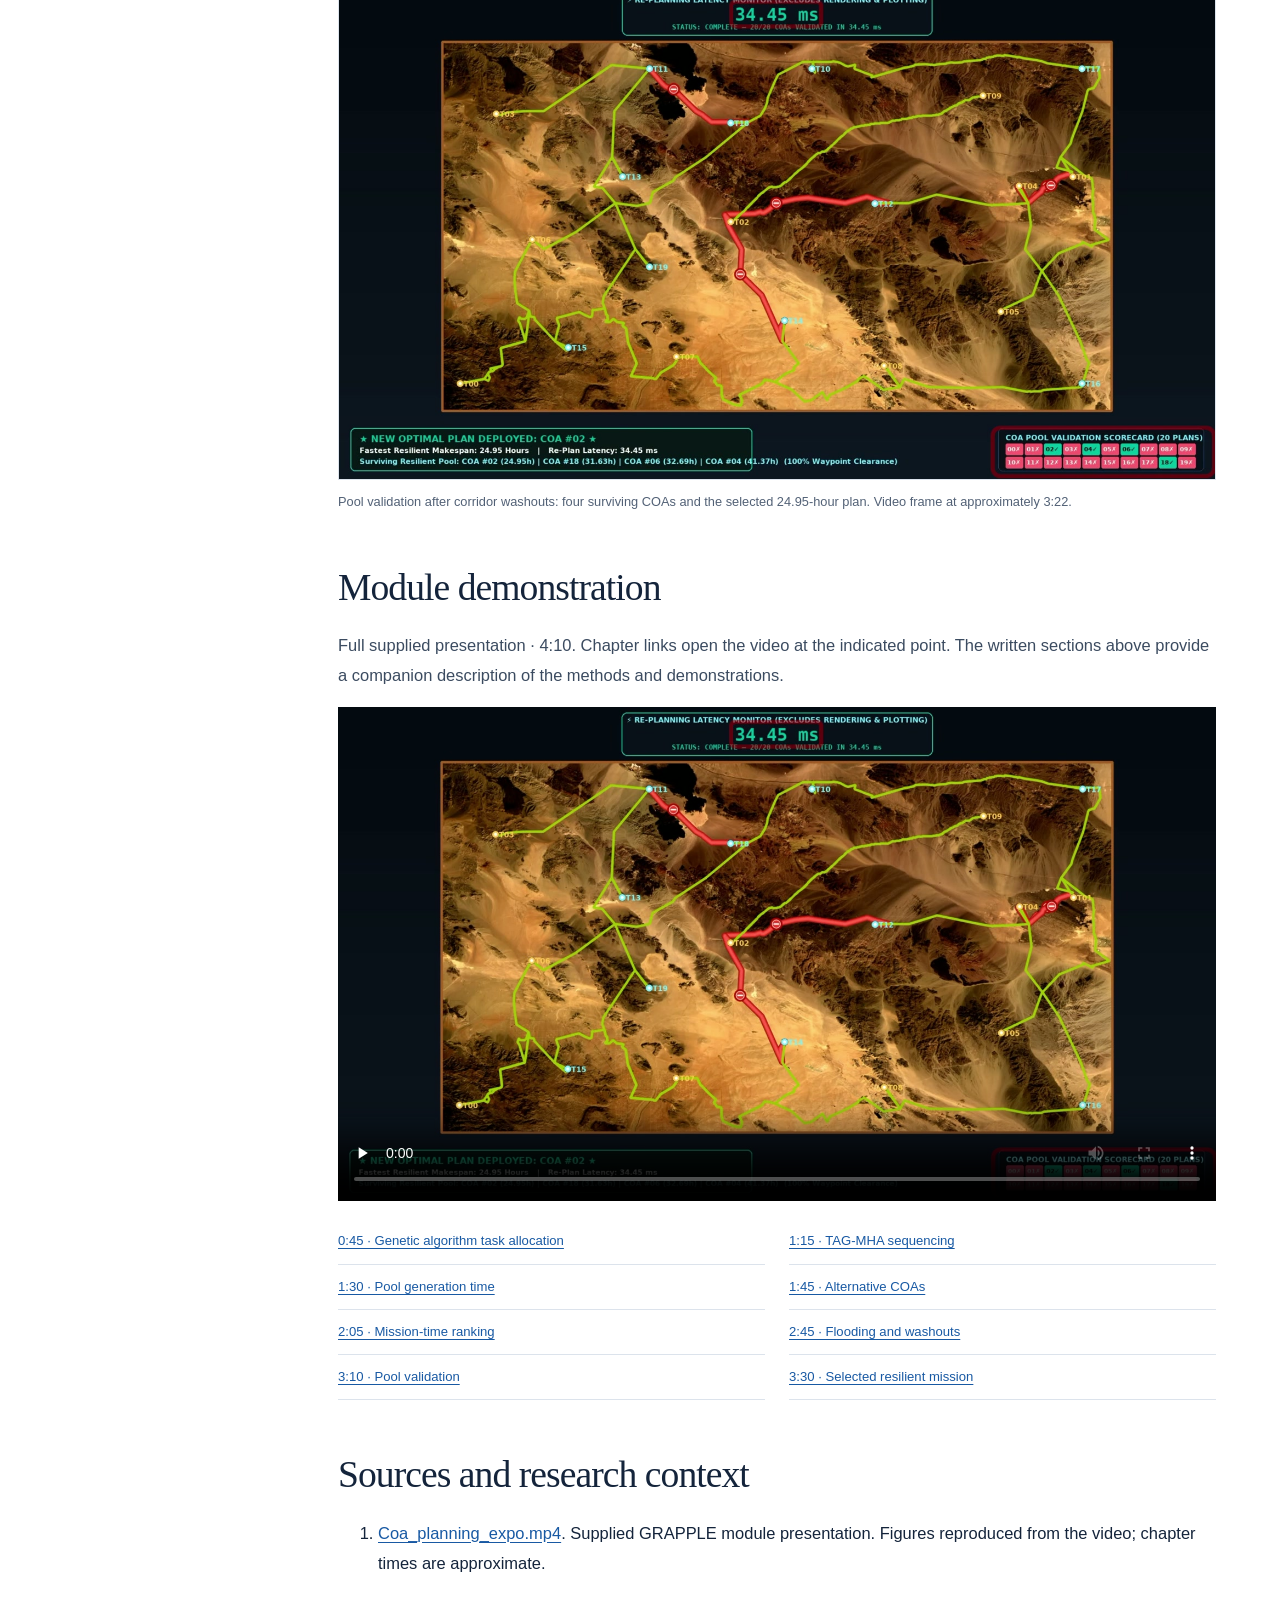
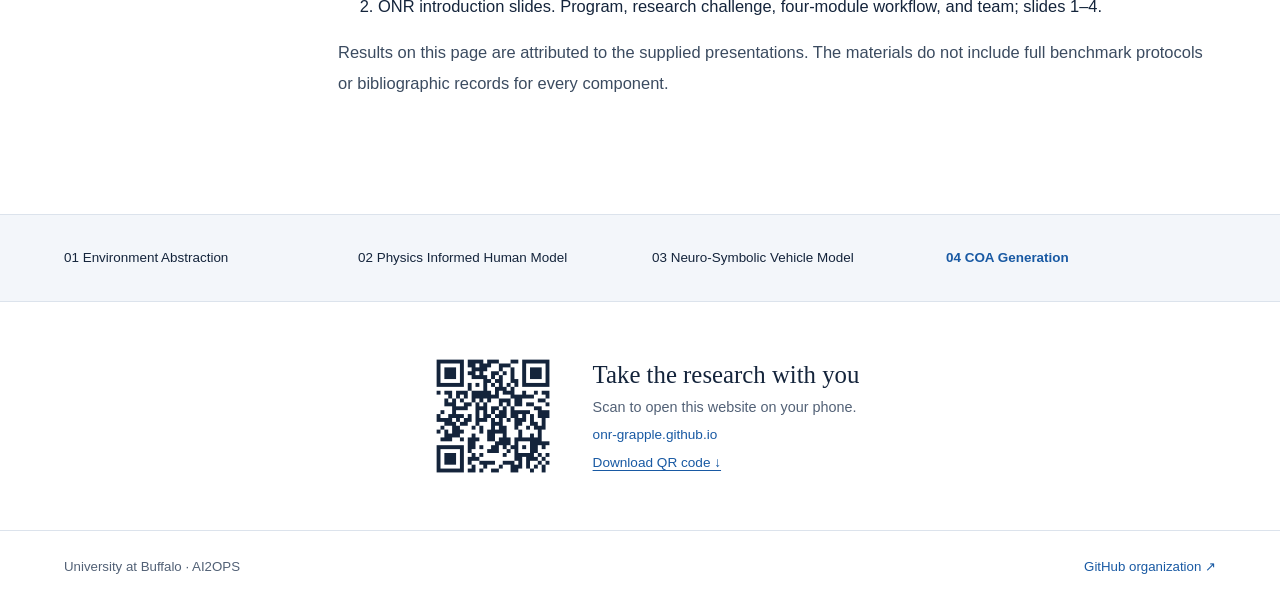
<file: modules/coa.html>
<!doctype html><html lang="en">
<head>
<meta charset="UTF-8">
<meta name="viewport" content="width=device-width, initial-scale=1">
<meta name="theme-color" content="#ffffff"><title>COA Generation | ONR-GRAPPLE</title>
<meta name="description" content="Diverse task allocations, learned route sequencing, and rapid plan selection after disruption.">
<link rel="icon" href="data:,">
<link rel="stylesheet" href="../styles.css?v=students-8">
</head>
<body><a class="skip-link" href="#main">Skip to content</a>
<header class="site-header">
<nav aria-label="Primary navigation"><a href="../index.html">Home</a><a href="../index.html#projects">Modules</a><a href="../index.html#videos">Videos</a><a href="../index.html#mission">Program</a>
<a href="../papers.html">Publications</a>
<a href="../team.html">Team</a></nav>
</header>
<main id="main">
<div class="research-hero"><a class="back-link" href="../index.html#projects">← All research modules</a>
<p class="eyebrow">Module 04 / Multi-agent planning and graph learning</p>
<h1>COA Generation</h1>
<p class="research-subtitle">Diverse task allocations, learned route sequencing, and rapid plan selection after disruption.</p>
<div class="hero-actions"><a class="primary-action" href="#source-video">Watch demonstration</a>
</div>
</div>
<div class="research-layout">
<aside class="contents">
<p>On this page</p><a href="#abstract">Abstract</a><a href="#section-0">Mission setting and objectives</a><a href="#section-1">Stage 1: multi-objective task allocation</a><a href="#section-2">Stage 2: graph-based task sequencing</a><a href="#section-3">Weather disruption and pool validation</a><a href="#section-4">Computation time versus mission time</a><a href="#figures">Research figures</a><a href="#source-video">Video &amp; chapters</a><a href="#sources">Sources</a>
</aside>
<article class="research-body">
<section id="abstract">
<p class="eyebrow">Research overview</p>
<h2>Abstract</h2>
<p class="abstract">Course-of-action generation combines multi-objective task allocation with graph-based route sequencing. The demonstration constructs a pool of alternative plans for a human scout, a light vehicle, and a heavy vehicle at 29 Palms. When flooding blocks transit corridors, the system checks the precomputed pool and selects a surviving plan, separating expensive initial generation from rapid disruption response.</p>
</section>
<section id="section-0">
<h2>Mission setting and objectives</h2>
<p>The program asks how to produce many distinct and robust courses of action under information overload from terrain, weather, obstacles, and adversary information. The stated research objective is planning within an hour for missions spanning hundreds of miles.</p>
<p>The video demonstrates 20 tasks with three heterogeneous agents: a human scout, a light vehicle, and a heavy vehicle. Candidate allocations differ in the use of each agent and in their operational emphasis. The introduction depicts completion rate and diversity as optimization objectives. <a href="#sources">[1, 0:00–1:30; 2, slides 2–3]</a></p>
</section>
<section id="section-1">
<h2>Stage 1: multi-objective task allocation</h2>
<p>An NSGA-II genetic algorithm assigns task subsets using information from environment abstraction. The displayed pool includes balanced dual-vehicle allocations, greater use of the human scout, and allocations emphasizing the light vehicle. The first-stage display labels its illustrated allocations as achieving 100% completion.</p>
<p>Diversity matters because a set of different allocations can retain useful alternatives when some routes become unavailable. Allocation chooses which agent handles each task; it is followed by a separate sequencing stage. <a href="#source-video">[1, 0:45–1:15]</a></p>
</section>
<section id="section-2">
<h2>Stage 2: graph-based task sequencing</h2>
<p>A TAG-MHA graph neural network policy orders the tasks assigned to each agent. The video expands TAG-MHA as <strong>Time-Aware Graph Multi-Head Attention</strong>. The sequencing display describes minimizing travel latency and avoiding deadline breaches over HOPHY terrain waypoints.</p>
<p>The output is a pool of 20 COAs, subsequently ranked by mission time. The video illustrates plans with different balances of mechanized workload, reconnaissance, sector coverage, and reliance on human traversal. These alternatives expose operational choices beyond a single fastest route. <a href="#source-video">[1, 1:15–2:45]</a></p>
</section>
<section id="section-3">
<h2>Weather disruption and pool validation</h2>
<p>The disruption scenario introduces flash flooding and road washouts. The display reports five critical transit corridors washed out and 1.3% of the network severed. The system checks which precomputed COAs avoid blocked paths and ranks the survivors.</p>
<p>Four surviving plans appear in the validation display: COA #02 (24.95 h), #18 (31.63 h), #06 (32.69 h), and #04 (41.37 h). COA #02 becomes the selected resilient plan. The subsequent animation shows its execution while avoiding the blocked corridors. <a href="#source-video">[1, 2:45–4:00]</a></p>
</section>
<section id="section-4">
<h2>Computation time versus mission time</h2>
<div class="table-wrap">
<table><caption>Distinct timings reported by the COA demonstration</caption>
<thead>
<tr><th>Quantity</th><th>Reported value</th><th>Interpretation</th></tr></thead>
<tbody>
<tr><td>Initial pool generation</td><td>Approximately 100 min</td><td>Computation for 20 COAs</td></tr>
<tr><td>Pool validation after disruption</td><td>34.45 ms</td><td>Replanning latency; excludes rendering and plotting</td></tr>
<tr><td>Selected resilient makespan</td><td>24.95 h</td><td>Mission duration for COA #02, not computation time</td></tr></tbody></table>
</div>
<p>The demonstrated initial generation time is longer than the program’s within-an-hour objective. The millisecond result concerns checking the existing plan pool after disruption; it does not measure generating all plans from scratch. <a href="#sources">[1, 1:30–1:45; 3:15–3:30; 2, slide 2]</a></p>
</section>
<section id="figures">
<h2>Research figures</h2>
<figure><a href="../assets/images/coa-allocation.jpg"><img src="../assets/images/coa-allocation.jpg" alt="Examples from the NSGA-II task-allocation pool. Video frame at approximately 1:07." loading="lazy" width="1600" height="900"></a><figcaption>Examples from the NSGA-II task-allocation pool. Video frame at approximately 1:07.</figcaption>
</figure>
<figure><a href="../assets/images/coa-replanning.jpg"><img src="../assets/images/coa-replanning.jpg" alt="Pool validation after corridor washouts: four surviving COAs and the selected 24.95-hour plan. Video frame at approximately 3:22." loading="lazy" width="1600" height="900"></a><figcaption>Pool validation after corridor washouts: four surviving COAs and the selected 24.95-hour plan. Video frame at approximately 3:22.</figcaption>
</figure>
</section>
<section id="source-video">
<h2>Module demonstration</h2>
<p>Full supplied presentation · 4:10. Chapter links open the video at the indicated point. The written sections above provide a companion description of the methods and demonstrations.</p><video controls preload="none" poster="../assets/images/coa-replanning.jpg" aria-label="COA Generation demonstration"><source src="../assets/media/coa.mp4" type="video/mp4">Your browser does not support video. <a href="../assets/media/coa.mp4">Download the demonstration</a>.</video>
<div class="chapter-list"><a href="../assets/media/coa.mp4#t=45">0:45 · Genetic algorithm task allocation</a><a href="../assets/media/coa.mp4#t=75">1:15 · TAG-MHA sequencing</a><a href="../assets/media/coa.mp4#t=90">1:30 · Pool generation time</a><a href="../assets/media/coa.mp4#t=105">1:45 · Alternative COAs</a><a href="../assets/media/coa.mp4#t=125">2:05 · Mission-time ranking</a><a href="../assets/media/coa.mp4#t=165">2:45 · Flooding and washouts</a><a href="../assets/media/coa.mp4#t=190">3:10 · Pool validation</a><a href="../assets/media/coa.mp4#t=210">3:30 · Selected resilient mission</a>
</div>
</section>
<section id="sources">
<h2>Sources and research context</h2>
<ol>
<li><a href="../assets/media/coa.mp4">Coa_planning_expo.mp4</a>. Supplied GRAPPLE module presentation. Figures reproduced from the video; chapter times are approximate.</li>
<li>ONR introduction slides. Program, research challenge, four-module workflow, and team; slides 1–4.</li>
</ol>
<p>Results on this page are attributed to the supplied presentations. The materials do not include full benchmark protocols or bibliographic records for every component.</p>
</section>
</article>
</div>
<nav class="module-navigation" aria-label="Research modules"><a href="environment.html">01 Environment Abstraction</a><a href="human.html">02 Physics Informed Human Model</a><a href="vehicle.html">03 Neuro-Symbolic Vehicle Model</a><a href="coa.html" aria-current="page">04 COA Generation</a>
</nav>
</main>
<section class="website-qr" aria-label="Visit this website on your phone">
  <a href="https://onr-grapple.github.io/" aria-label="Open the public website"><img src="../assets/images/website-qr.png" alt="QR code linking to https://onr-grapple.github.io/" width="144" height="144" loading="lazy"></a>
  <div><h2>Take the research with you</h2><p>Scan to open this website on your phone.</p><a href="https://onr-grapple.github.io/">onr-grapple.github.io</a><a class="qr-download" href="../assets/images/website-qr.png" download="GRAPPLE-website-QR.png">Download QR code ↓</a></div>
</section>
<footer>
<p>University at Buffalo · AI2OPS</p><a href="https://github.com/onr-grapple">GitHub organization ↗</a>
</footer>
</body></html>
</file>
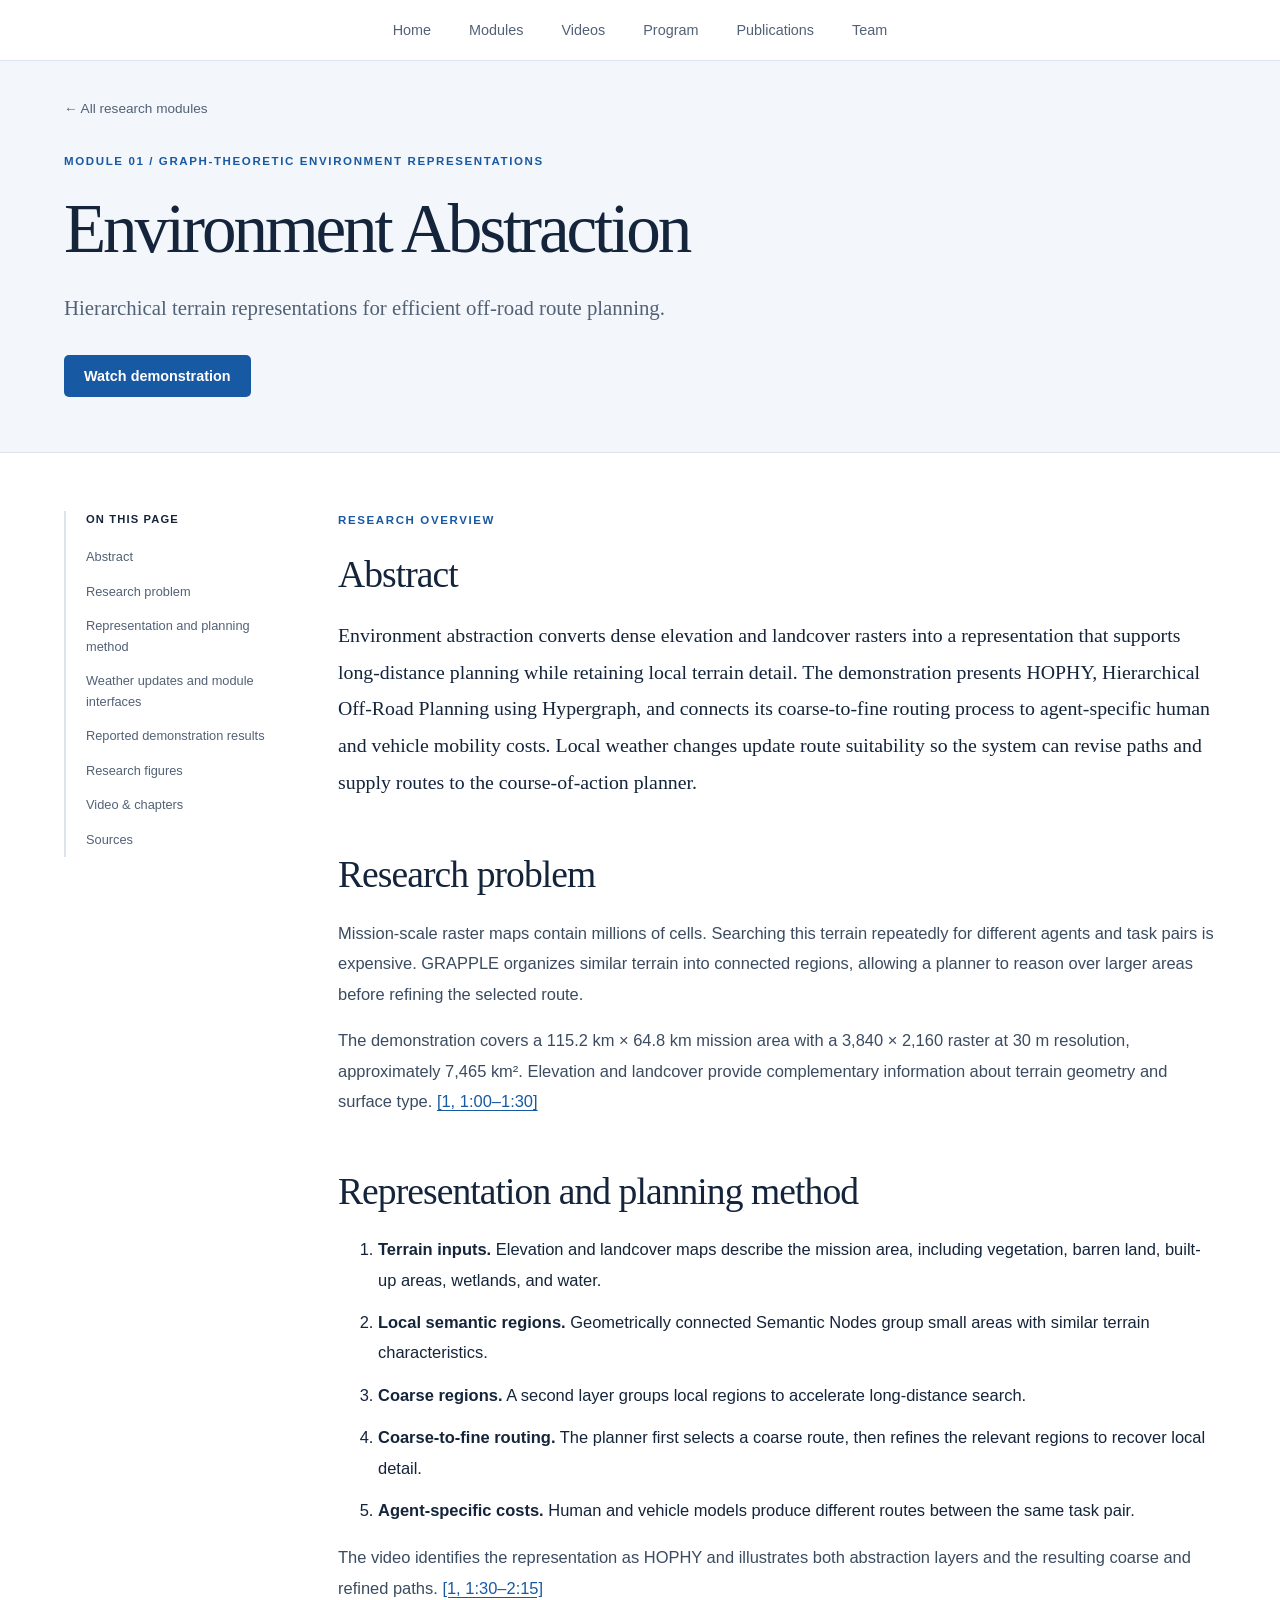
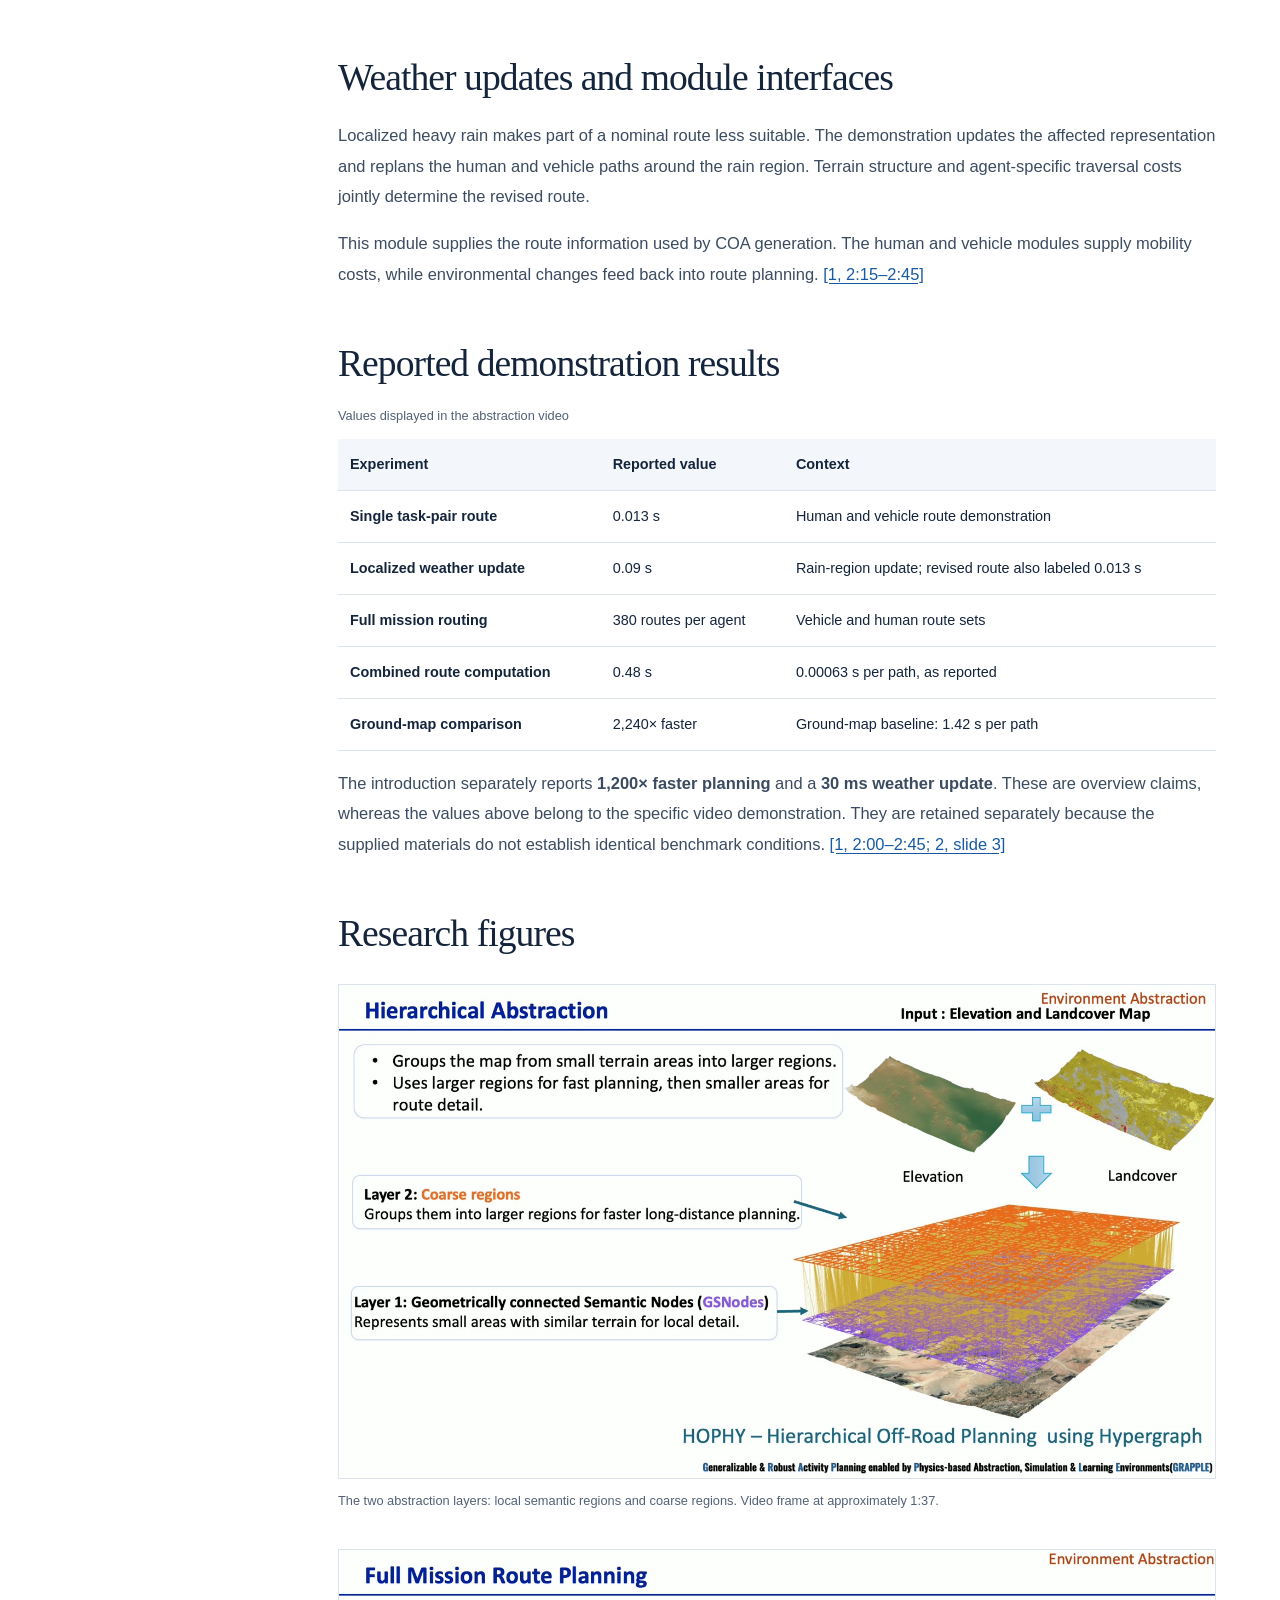
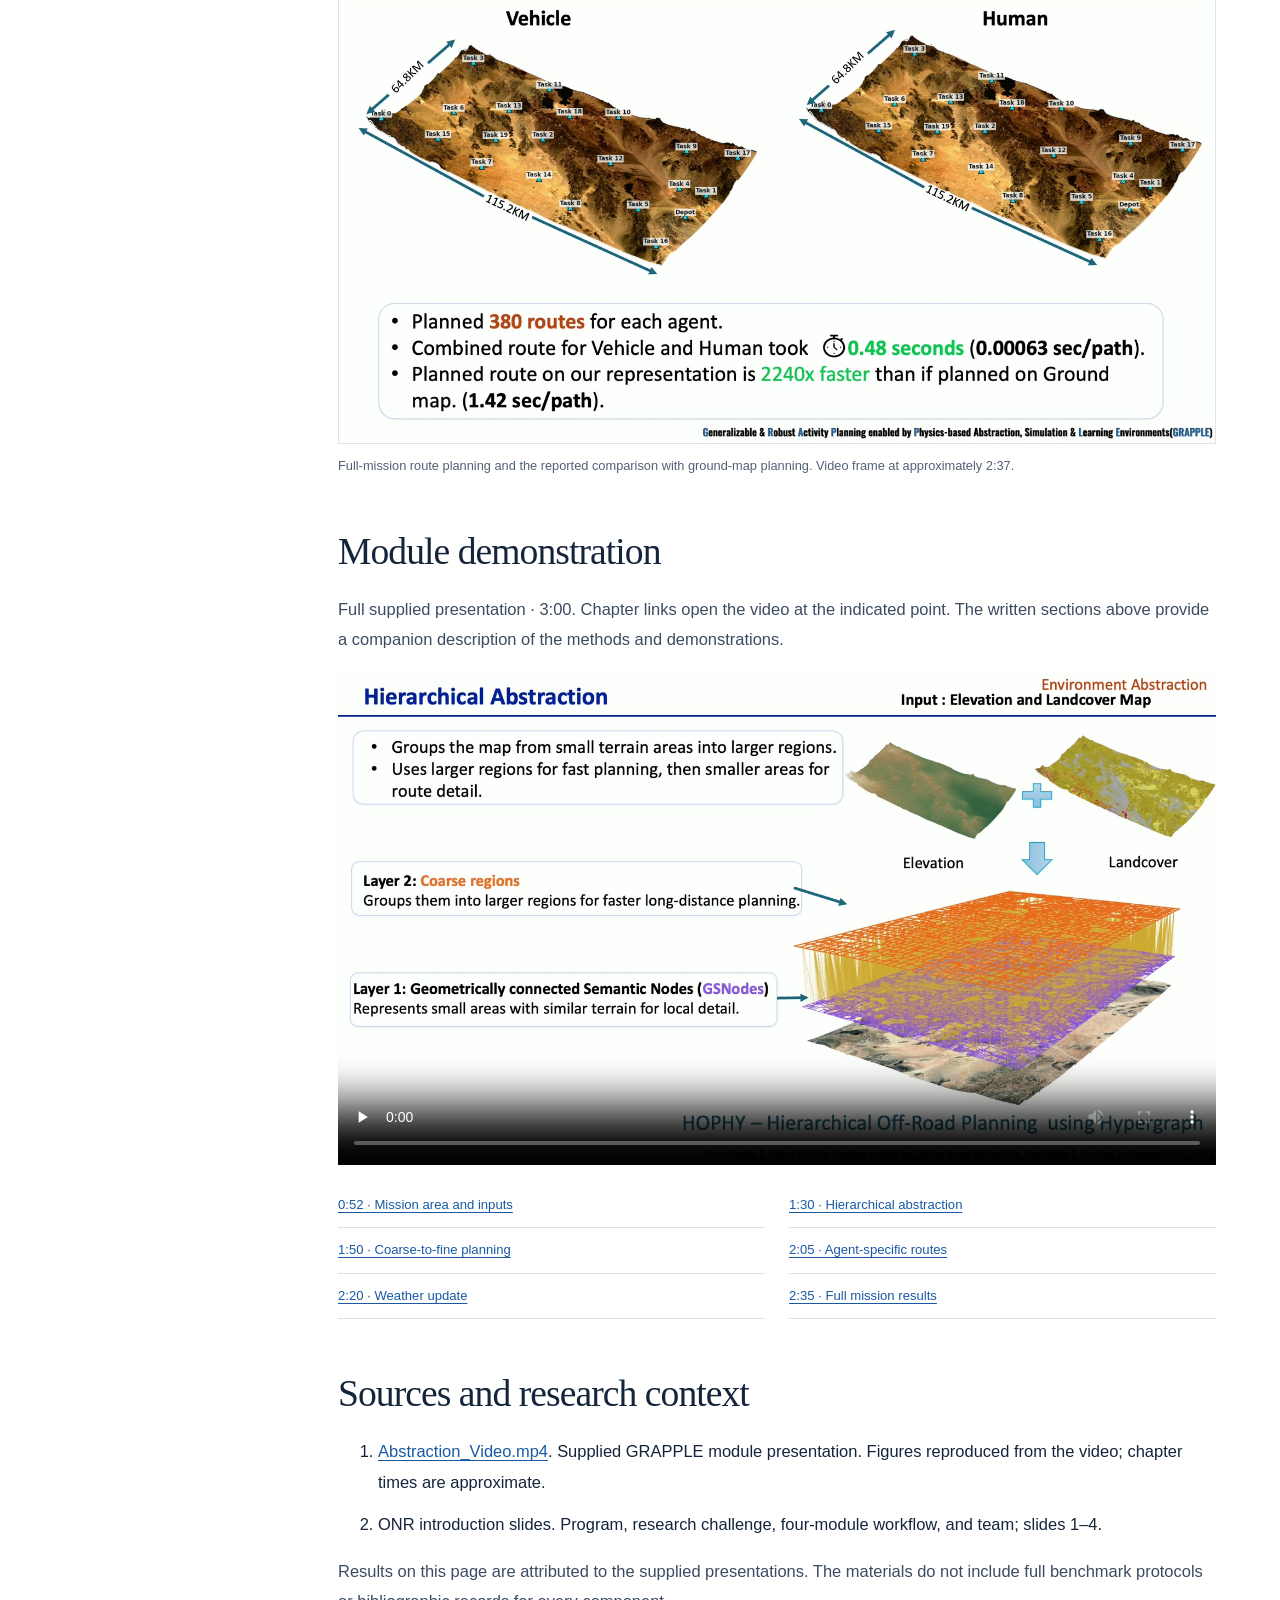
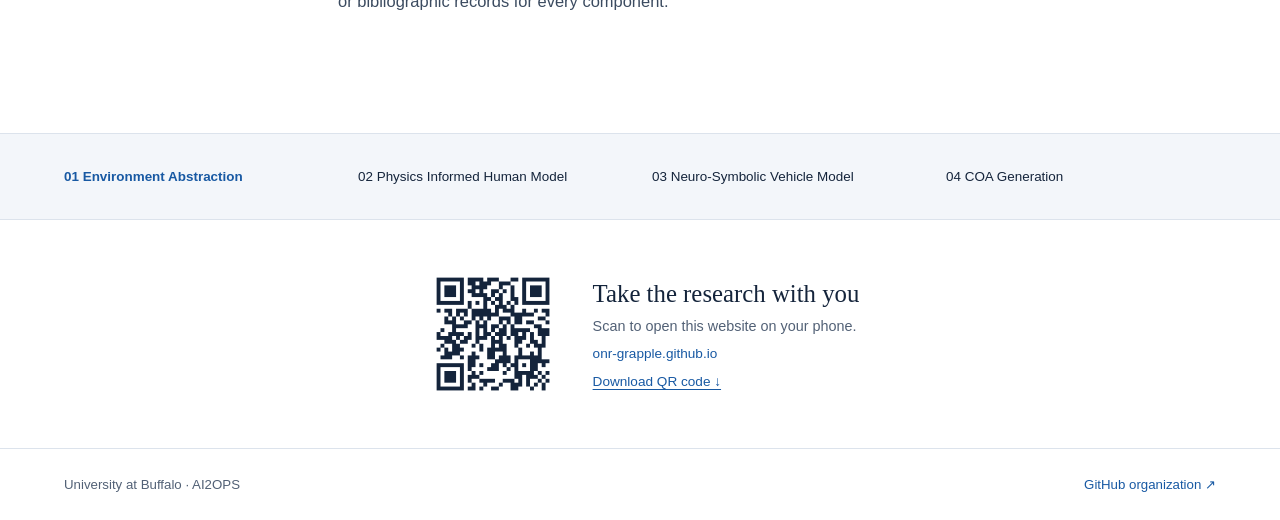
<file: modules/environment.html>
<!doctype html><html lang="en">
<head>
<meta charset="UTF-8">
<meta name="viewport" content="width=device-width, initial-scale=1">
<meta name="theme-color" content="#ffffff"><title>Environment Abstraction | ONR-GRAPPLE</title>
<meta name="description" content="Hierarchical terrain representations for efficient off-road route planning.">
<link rel="icon" href="data:,">
<link rel="stylesheet" href="../styles.css?v=students-8">
</head>
<body><a class="skip-link" href="#main">Skip to content</a>
<header class="site-header">
<nav aria-label="Primary navigation"><a href="../index.html">Home</a><a href="../index.html#projects">Modules</a><a href="../index.html#videos">Videos</a><a href="../index.html#mission">Program</a>
<a href="../papers.html">Publications</a>
<a href="../team.html">Team</a></nav>
</header>
<main id="main">
<div class="research-hero"><a class="back-link" href="../index.html#projects">← All research modules</a>
<p class="eyebrow">Module 01 / Graph-theoretic environment representations</p>
<h1>Environment Abstraction</h1>
<p class="research-subtitle">Hierarchical terrain representations for efficient off-road route planning.</p>
<div class="hero-actions"><a class="primary-action" href="#source-video">Watch demonstration</a>
</div>
</div>
<div class="research-layout">
<aside class="contents">
<p>On this page</p><a href="#abstract">Abstract</a><a href="#section-0">Research problem</a><a href="#section-1">Representation and planning method</a><a href="#section-2">Weather updates and module interfaces</a><a href="#section-3">Reported demonstration results</a><a href="#figures">Research figures</a><a href="#source-video">Video &amp; chapters</a><a href="#sources">Sources</a>
</aside>
<article class="research-body">
<section id="abstract">
<p class="eyebrow">Research overview</p>
<h2>Abstract</h2>
<p class="abstract">Environment abstraction converts dense elevation and landcover rasters into a representation that supports long-distance planning while retaining local terrain detail. The demonstration presents HOPHY, Hierarchical Off-Road Planning using Hypergraph, and connects its coarse-to-fine routing process to agent-specific human and vehicle mobility costs. Local weather changes update route suitability so the system can revise paths and supply routes to the course-of-action planner.</p>
</section>
<section id="section-0">
<h2>Research problem</h2>
<p>Mission-scale raster maps contain millions of cells. Searching this terrain repeatedly for different agents and task pairs is expensive. GRAPPLE organizes similar terrain into connected regions, allowing a planner to reason over larger areas before refining the selected route.</p>
<p>The demonstration covers a 115.2 km × 64.8 km mission area with a 3,840 × 2,160 raster at 30 m resolution, approximately 7,465 km². Elevation and landcover provide complementary information about terrain geometry and surface type. <a href="#source-video">[1, 1:00–1:30]</a></p>
</section>
<section id="section-1">
<h2>Representation and planning method</h2>
<ol>
<li><strong>Terrain inputs.</strong> Elevation and landcover maps describe the mission area, including vegetation, barren land, built-up areas, wetlands, and water.</li>
<li><strong>Local semantic regions.</strong> Geometrically connected Semantic Nodes group small areas with similar terrain characteristics.</li>
<li><strong>Coarse regions.</strong> A second layer groups local regions to accelerate long-distance search.</li>
<li><strong>Coarse-to-fine routing.</strong> The planner first selects a coarse route, then refines the relevant regions to recover local detail.</li>
<li><strong>Agent-specific costs.</strong> Human and vehicle models produce different routes between the same task pair.</li>
</ol>
<p>The video identifies the representation as HOPHY and illustrates both abstraction layers and the resulting coarse and refined paths. <a href="#source-video">[1, 1:30–2:15]</a></p>
</section>
<section id="section-2">
<h2>Weather updates and module interfaces</h2>
<p>Localized heavy rain makes part of a nominal route less suitable. The demonstration updates the affected representation and replans the human and vehicle paths around the rain region. Terrain structure and agent-specific traversal costs jointly determine the revised route.</p>
<p>This module supplies the route information used by COA generation. The human and vehicle modules supply mobility costs, while environmental changes feed back into route planning. <a href="#source-video">[1, 2:15–2:45]</a></p>
</section>
<section id="section-3">
<h2>Reported demonstration results</h2>
<div class="table-wrap">
<table><caption>Values displayed in the abstraction video</caption>
<thead>
<tr><th>Experiment</th><th>Reported value</th><th>Context</th></tr></thead>
<tbody>
<tr><td>Single task-pair route</td><td>0.013 s</td><td>Human and vehicle route demonstration</td></tr>
<tr><td>Localized weather update</td><td>0.09 s</td><td>Rain-region update; revised route also labeled 0.013 s</td></tr>
<tr><td>Full mission routing</td><td>380 routes per agent</td><td>Vehicle and human route sets</td></tr>
<tr><td>Combined route computation</td><td>0.48 s</td><td>0.00063 s per path, as reported</td></tr>
<tr><td>Ground-map comparison</td><td>2,240× faster</td><td>Ground-map baseline: 1.42 s per path</td></tr></tbody></table>
</div>
<p>The introduction separately reports <strong>1,200× faster planning</strong> and a <strong>30 ms weather update</strong>. These are overview claims, whereas the values above belong to the specific video demonstration. They are retained separately because the supplied materials do not establish identical benchmark conditions. <a href="#sources">[1, 2:00–2:45; 2, slide 3]</a></p>
</section>
<section id="figures">
<h2>Research figures</h2>
<figure><a href="../assets/images/environment-method.jpg"><img src="../assets/images/environment-method.jpg" alt="The two abstraction layers: local semantic regions and coarse regions. Video frame at approximately 1:37." loading="lazy" width="1600" height="900"></a><figcaption>The two abstraction layers: local semantic regions and coarse regions. Video frame at approximately 1:37.</figcaption>
</figure>
<figure><a href="../assets/images/environment-results.jpg"><img src="../assets/images/environment-results.jpg" alt="Full-mission route planning and the reported comparison with ground-map planning. Video frame at approximately 2:37." loading="lazy" width="1600" height="900"></a><figcaption>Full-mission route planning and the reported comparison with ground-map planning. Video frame at approximately 2:37.</figcaption>
</figure>
</section>
<section id="source-video">
<h2>Module demonstration</h2>
<p>Full supplied presentation · 3:00. Chapter links open the video at the indicated point. The written sections above provide a companion description of the methods and demonstrations.</p><video controls preload="none" poster="../assets/images/environment-method.jpg" aria-label="Environment Abstraction demonstration"><source src="../assets/media/environment.mp4" type="video/mp4">Your browser does not support video. <a href="../assets/media/environment.mp4">Download the demonstration</a>.</video>
<div class="chapter-list"><a href="../assets/media/environment.mp4#t=52">0:52 · Mission area and inputs</a><a href="../assets/media/environment.mp4#t=90">1:30 · Hierarchical abstraction</a><a href="../assets/media/environment.mp4#t=110">1:50 · Coarse-to-fine planning</a><a href="../assets/media/environment.mp4#t=125">2:05 · Agent-specific routes</a><a href="../assets/media/environment.mp4#t=140">2:20 · Weather update</a><a href="../assets/media/environment.mp4#t=155">2:35 · Full mission results</a>
</div>
</section>
<section id="sources">
<h2>Sources and research context</h2>
<ol>
<li><a href="../assets/media/environment.mp4">Abstraction_Video.mp4</a>. Supplied GRAPPLE module presentation. Figures reproduced from the video; chapter times are approximate.</li>
<li>ONR introduction slides. Program, research challenge, four-module workflow, and team; slides 1–4.</li>
</ol>
<p>Results on this page are attributed to the supplied presentations. The materials do not include full benchmark protocols or bibliographic records for every component.</p>
</section>
</article>
</div>
<nav class="module-navigation" aria-label="Research modules"><a href="environment.html" aria-current="page">01 Environment Abstraction</a><a href="human.html">02 Physics Informed Human Model</a><a href="vehicle.html">03 Neuro-Symbolic Vehicle Model</a><a href="coa.html">04 COA Generation</a>
</nav>
</main>
<section class="website-qr" aria-label="Visit this website on your phone">
  <a href="https://onr-grapple.github.io/" aria-label="Open the public website"><img src="../assets/images/website-qr.png" alt="QR code linking to https://onr-grapple.github.io/" width="144" height="144" loading="lazy"></a>
  <div><h2>Take the research with you</h2><p>Scan to open this website on your phone.</p><a href="https://onr-grapple.github.io/">onr-grapple.github.io</a><a class="qr-download" href="../assets/images/website-qr.png" download="GRAPPLE-website-QR.png">Download QR code ↓</a></div>
</section>
<footer>
<p>University at Buffalo · AI2OPS</p><a href="https://github.com/onr-grapple">GitHub organization ↗</a>
</footer>
</body></html>
</file>
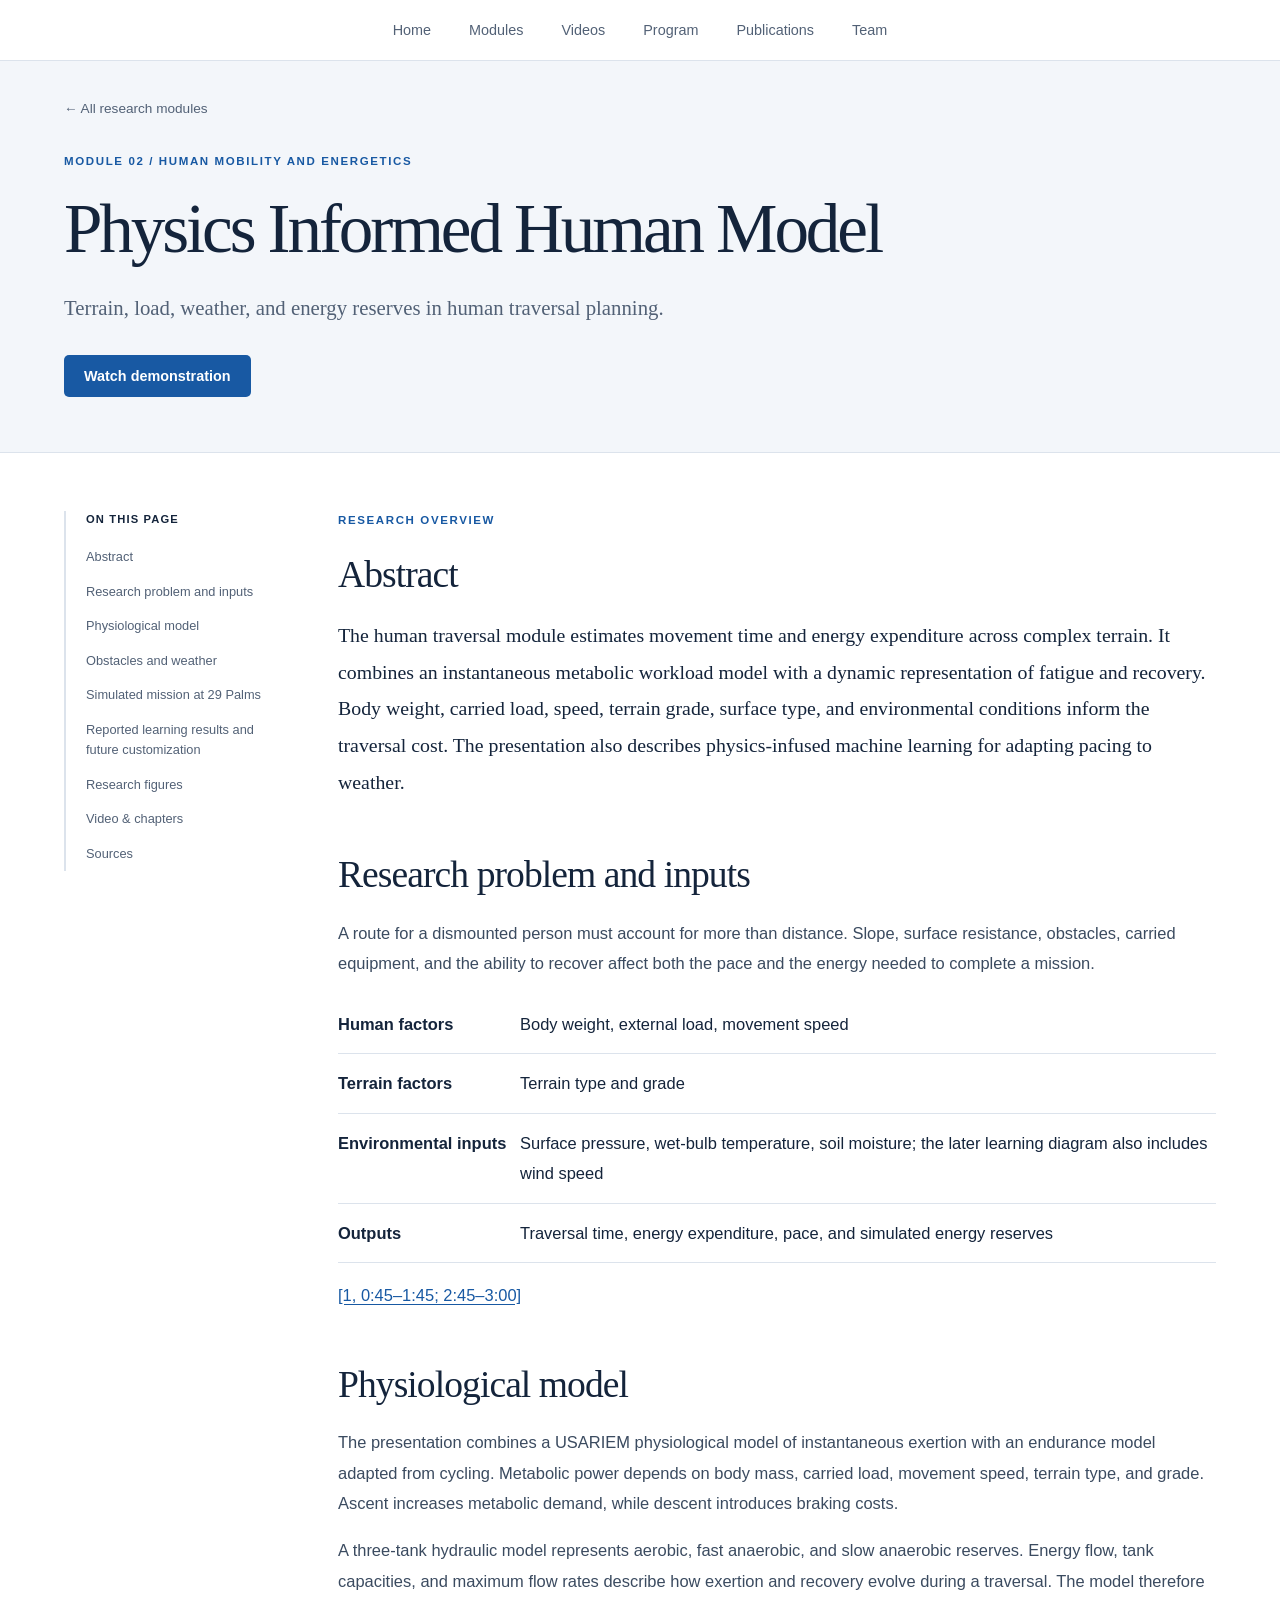
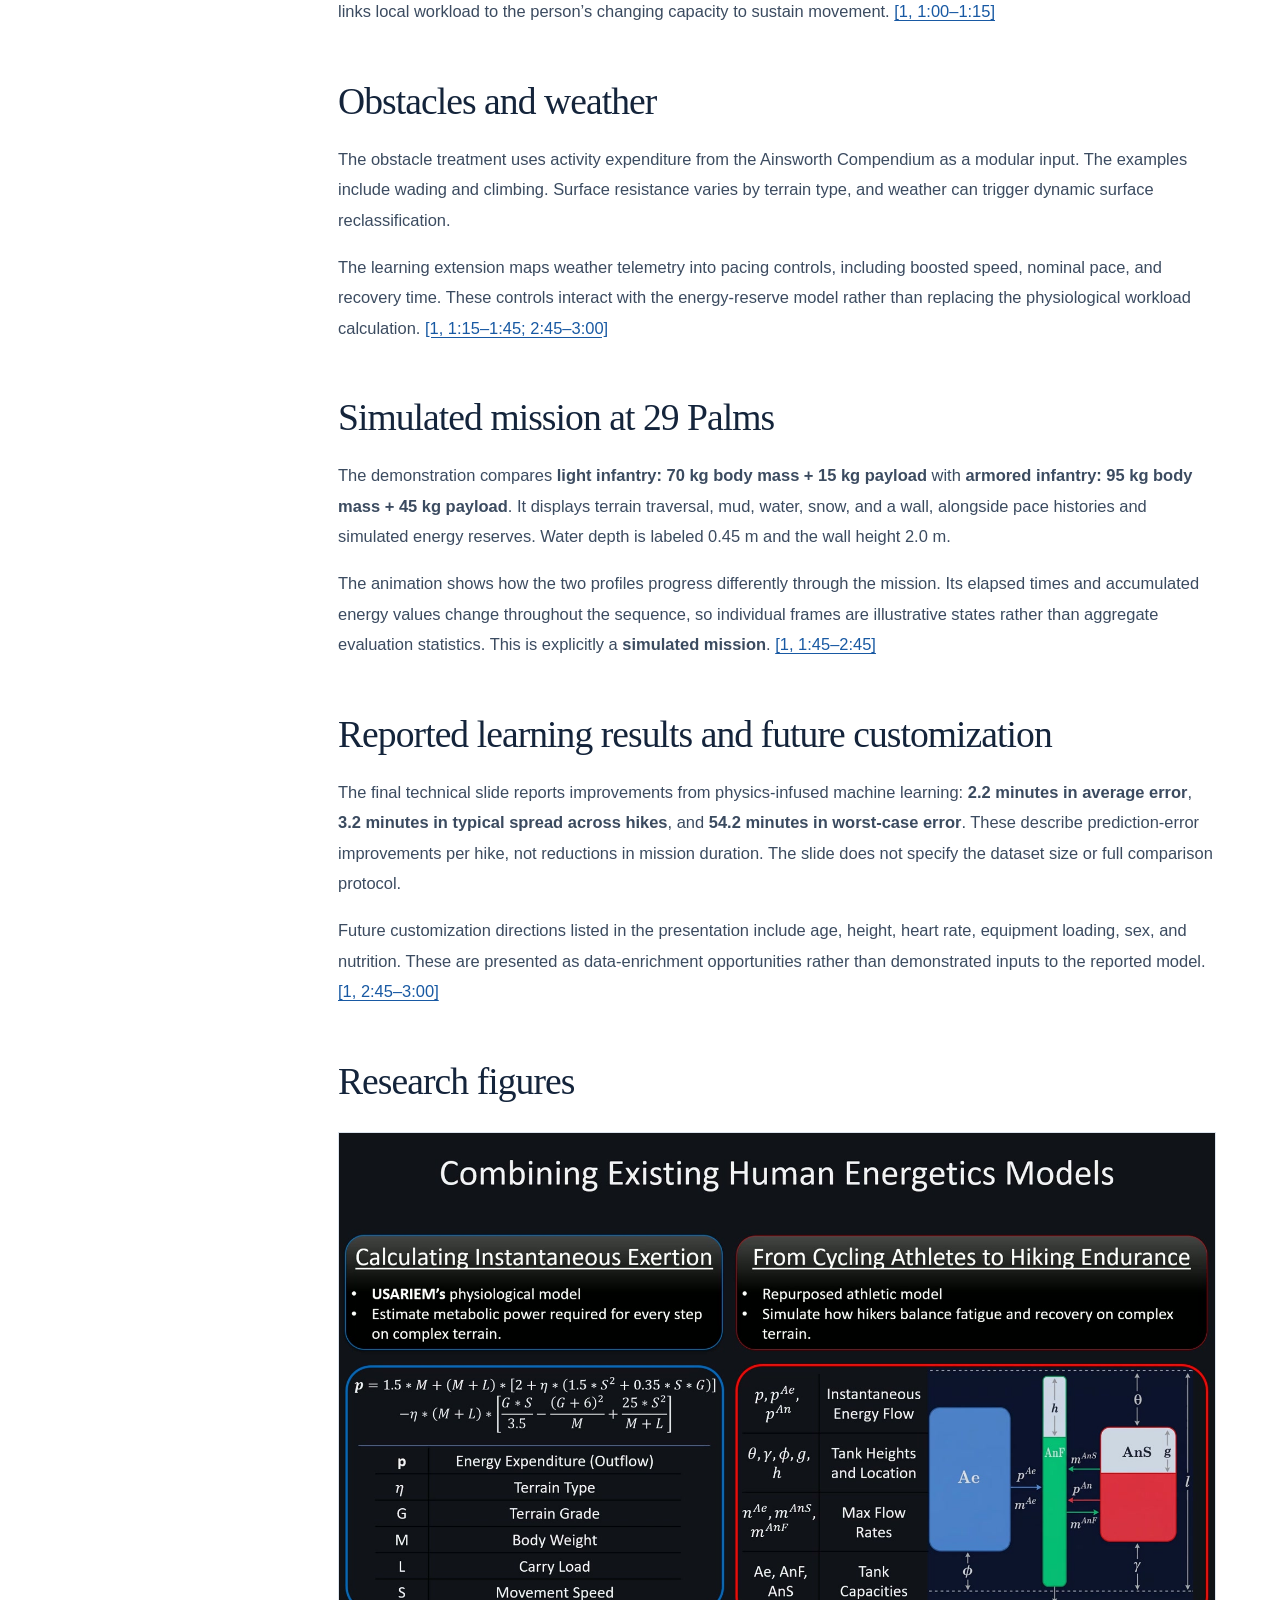
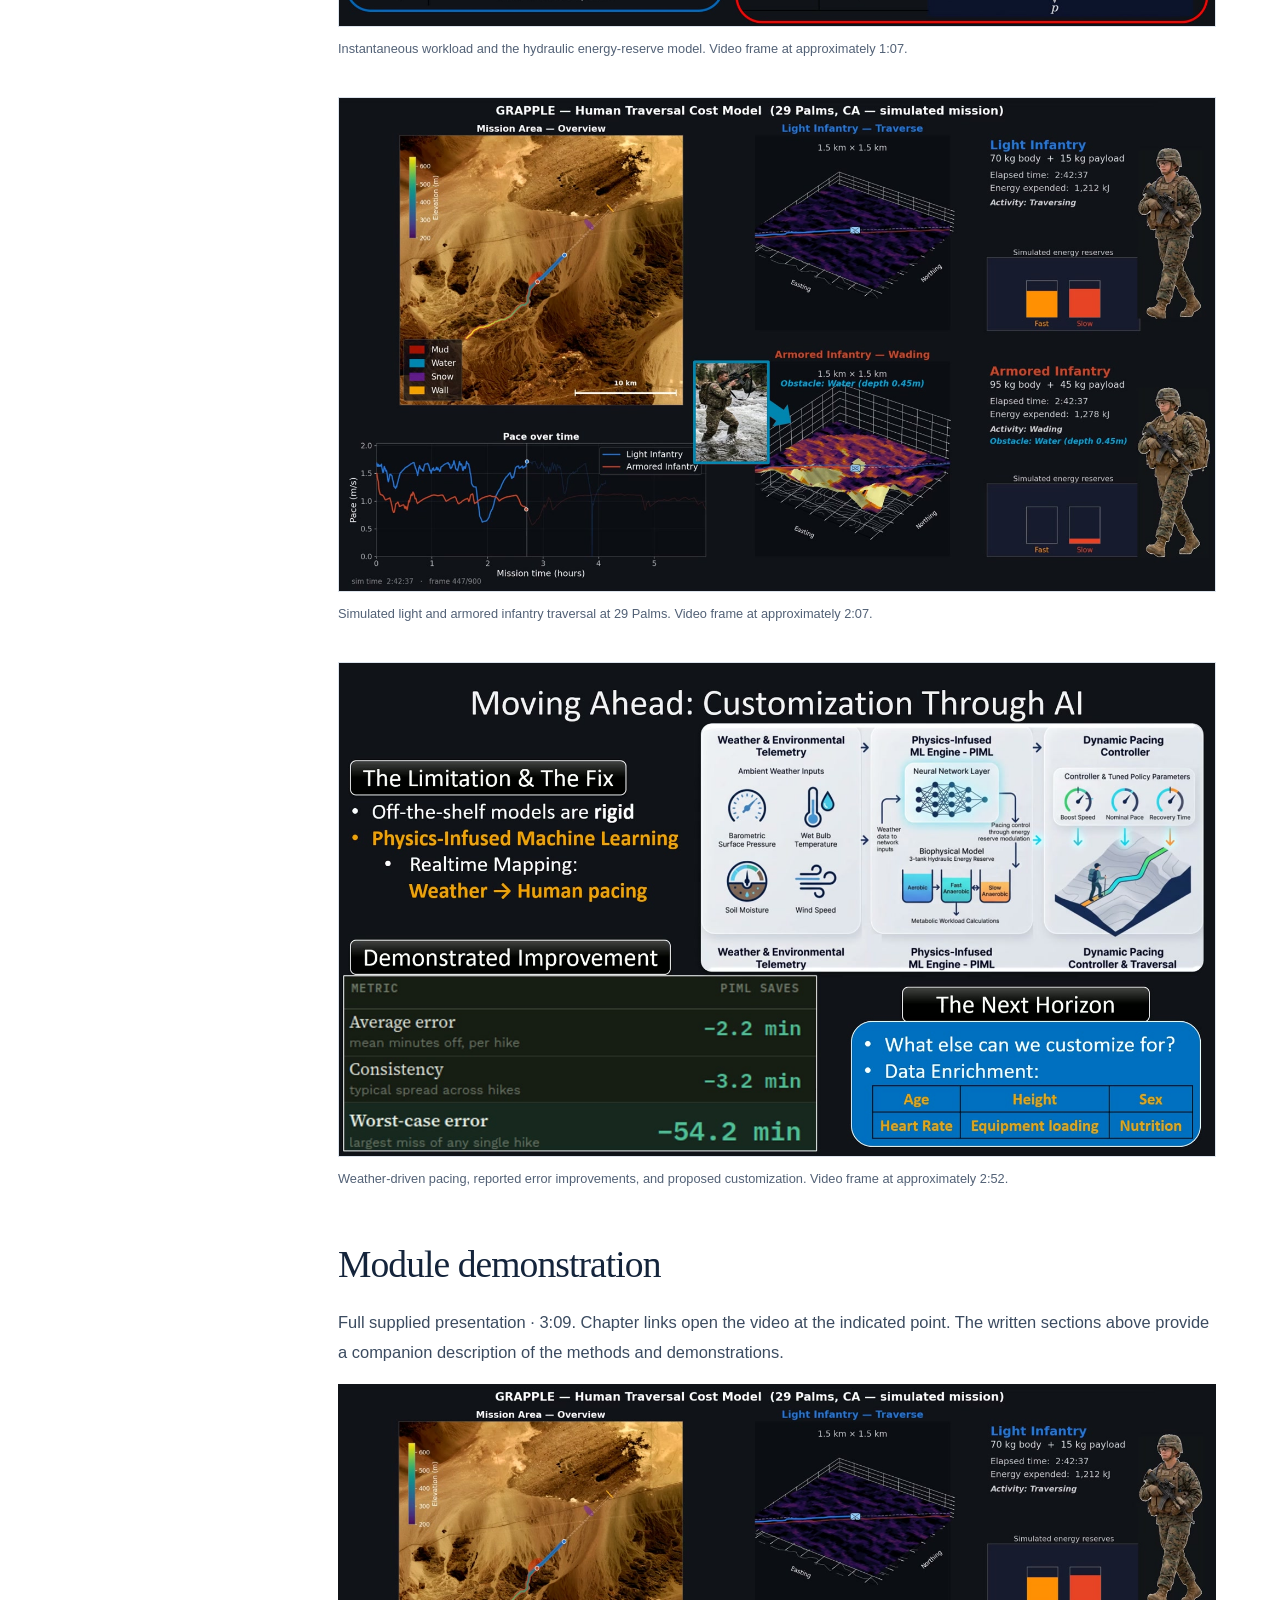
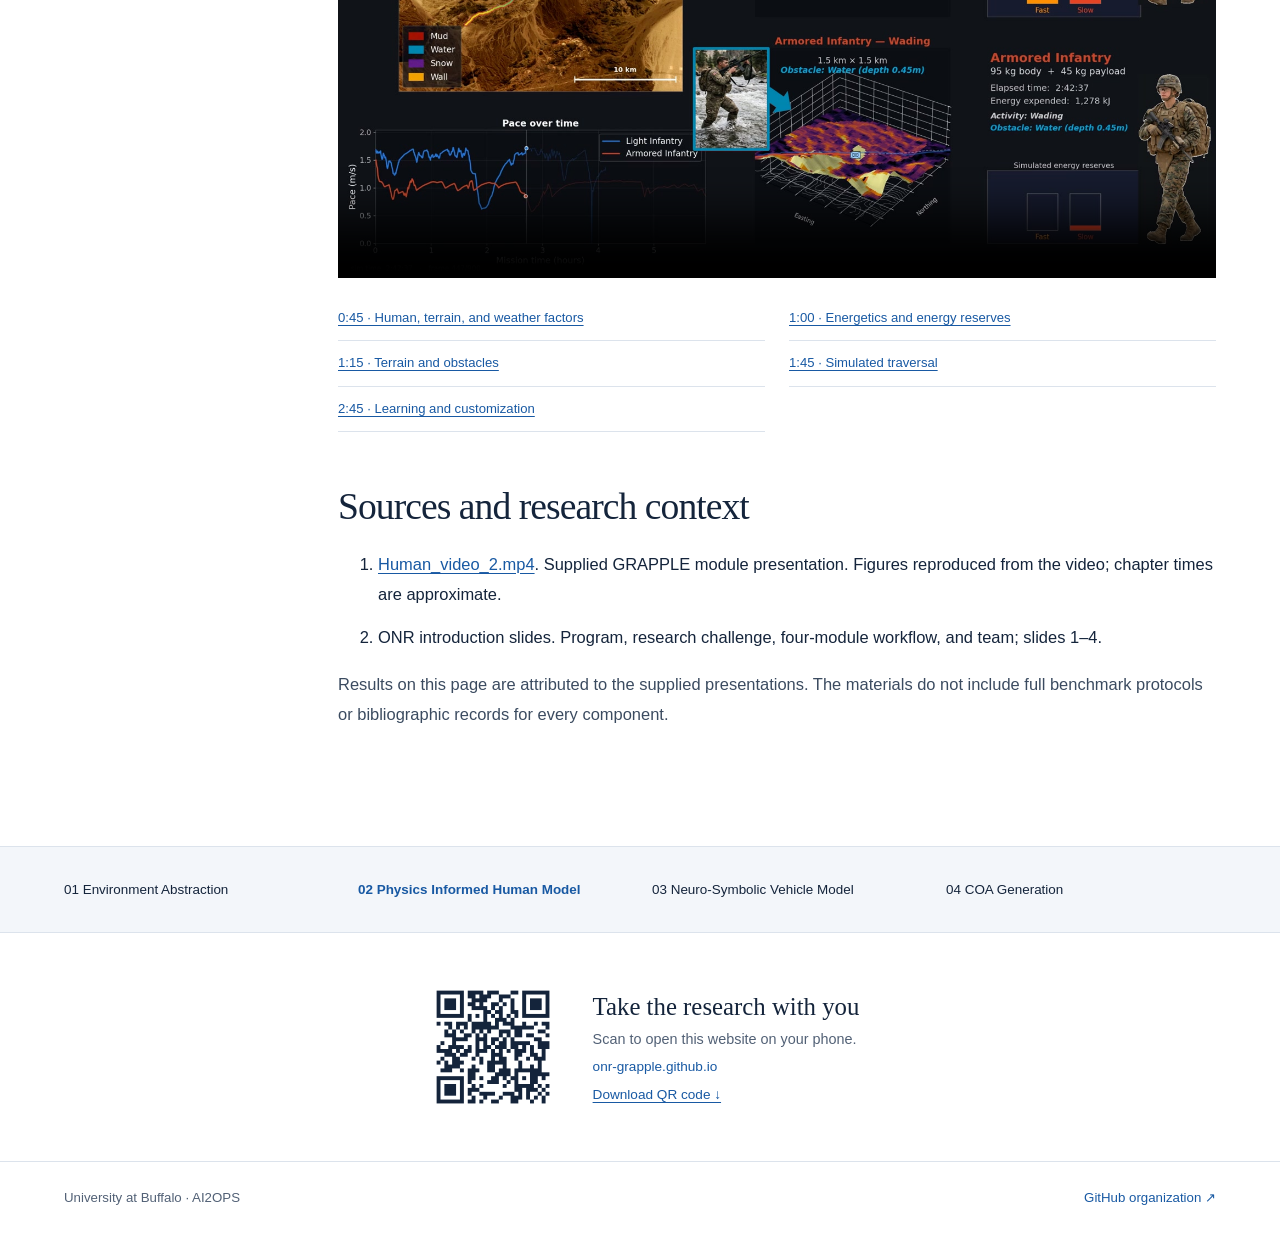
<file: modules/human.html>
<!doctype html><html lang="en">
<head>
<meta charset="UTF-8">
<meta name="viewport" content="width=device-width, initial-scale=1">
<meta name="theme-color" content="#ffffff"><title>Physics Informed Human Model | ONR-GRAPPLE</title>
<meta name="description" content="Terrain, load, weather, and energy reserves in human traversal planning.">
<link rel="icon" href="data:,">
<link rel="stylesheet" href="../styles.css?v=students-8">
</head>
<body><a class="skip-link" href="#main">Skip to content</a>
<header class="site-header">
<nav aria-label="Primary navigation"><a href="../index.html">Home</a><a href="../index.html#projects">Modules</a><a href="../index.html#videos">Videos</a><a href="../index.html#mission">Program</a>
<a href="../papers.html">Publications</a>
<a href="../team.html">Team</a></nav>
</header>
<main id="main">
<div class="research-hero"><a class="back-link" href="../index.html#projects">← All research modules</a>
<p class="eyebrow">Module 02 / Human mobility and energetics</p>
<h1>Physics Informed Human Model</h1>
<p class="research-subtitle">Terrain, load, weather, and energy reserves in human traversal planning.</p>
<div class="hero-actions"><a class="primary-action" href="#source-video">Watch demonstration</a>
</div>
</div>
<div class="research-layout">
<aside class="contents">
<p>On this page</p><a href="#abstract">Abstract</a><a href="#section-0">Research problem and inputs</a><a href="#section-1">Physiological model</a><a href="#section-2">Obstacles and weather</a><a href="#section-3">Simulated mission at 29 Palms</a><a href="#section-4">Reported learning results and future customization</a><a href="#figures">Research figures</a><a href="#source-video">Video &amp; chapters</a><a href="#sources">Sources</a>
</aside>
<article class="research-body">
<section id="abstract">
<p class="eyebrow">Research overview</p>
<h2>Abstract</h2>
<p class="abstract">The human traversal module estimates movement time and energy expenditure across complex terrain. It combines an instantaneous metabolic workload model with a dynamic representation of fatigue and recovery. Body weight, carried load, speed, terrain grade, surface type, and environmental conditions inform the traversal cost. The presentation also describes physics-infused machine learning for adapting pacing to weather.</p>
</section>
<section id="section-0">
<h2>Research problem and inputs</h2>
<p>A route for a dismounted person must account for more than distance. Slope, surface resistance, obstacles, carried equipment, and the ability to recover affect both the pace and the energy needed to complete a mission.</p><dl class="research-facts">
<div><dt>Human factors</dt><dd>Body weight, external load, movement speed</dd>
</div>
<div><dt>Terrain factors</dt><dd>Terrain type and grade</dd>
</div>
<div><dt>Environmental inputs</dt><dd>Surface pressure, wet-bulb temperature, soil moisture; the later learning diagram also includes wind speed</dd>
</div>
<div><dt>Outputs</dt><dd>Traversal time, energy expenditure, pace, and simulated energy reserves</dd>
</div></dl>
<p><a href="#source-video">[1, 0:45–1:45; 2:45–3:00]</a></p>
</section>
<section id="section-1">
<h2>Physiological model</h2>
<p>The presentation combines a USARIEM physiological model of instantaneous exertion with an endurance model adapted from cycling. Metabolic power depends on body mass, carried load, movement speed, terrain type, and grade. Ascent increases metabolic demand, while descent introduces braking costs.</p>
<p>A three-tank hydraulic model represents aerobic, fast anaerobic, and slow anaerobic reserves. Energy flow, tank capacities, and maximum flow rates describe how exertion and recovery evolve during a traversal. The model therefore links local workload to the person’s changing capacity to sustain movement. <a href="#source-video">[1, 1:00–1:15]</a></p>
</section>
<section id="section-2">
<h2>Obstacles and weather</h2>
<p>The obstacle treatment uses activity expenditure from the Ainsworth Compendium as a modular input. The examples include wading and climbing. Surface resistance varies by terrain type, and weather can trigger dynamic surface reclassification.</p>
<p>The learning extension maps weather telemetry into pacing controls, including boosted speed, nominal pace, and recovery time. These controls interact with the energy-reserve model rather than replacing the physiological workload calculation. <a href="#source-video">[1, 1:15–1:45; 2:45–3:00]</a></p>
</section>
<section id="section-3">
<h2>Simulated mission at 29 Palms</h2>
<p>The demonstration compares <strong>light infantry: 70 kg body mass + 15 kg payload</strong> with <strong>armored infantry: 95 kg body mass + 45 kg payload</strong>. It displays terrain traversal, mud, water, snow, and a wall, alongside pace histories and simulated energy reserves. Water depth is labeled 0.45 m and the wall height 2.0 m.</p>
<p>The animation shows how the two profiles progress differently through the mission. Its elapsed times and accumulated energy values change throughout the sequence, so individual frames are illustrative states rather than aggregate evaluation statistics. This is explicitly a <strong>simulated mission</strong>. <a href="#source-video">[1, 1:45–2:45]</a></p>
</section>
<section id="section-4">
<h2>Reported learning results and future customization</h2>
<p>The final technical slide reports improvements from physics-infused machine learning: <strong>2.2 minutes in average error</strong>, <strong>3.2 minutes in typical spread across hikes</strong>, and <strong>54.2 minutes in worst-case error</strong>. These describe prediction-error improvements per hike, not reductions in mission duration. The slide does not specify the dataset size or full comparison protocol.</p>
<p>Future customization directions listed in the presentation include age, height, heart rate, equipment loading, sex, and nutrition. These are presented as data-enrichment opportunities rather than demonstrated inputs to the reported model. <a href="#source-video">[1, 2:45–3:00]</a></p>
</section>
<section id="figures">
<h2>Research figures</h2>
<figure><a href="../assets/images/human-method.jpg"><img src="../assets/images/human-method.jpg" alt="Instantaneous workload and the hydraulic energy-reserve model. Video frame at approximately 1:07." loading="lazy" width="1600" height="900"></a><figcaption>Instantaneous workload and the hydraulic energy-reserve model. Video frame at approximately 1:07.</figcaption>
</figure>
<figure><a href="../assets/images/human-demo.jpg"><img src="../assets/images/human-demo.jpg" alt="Simulated light and armored infantry traversal at 29 Palms. Video frame at approximately 2:07." loading="lazy" width="1600" height="900"></a><figcaption>Simulated light and armored infantry traversal at 29 Palms. Video frame at approximately 2:07.</figcaption>
</figure>
<figure><a href="../assets/images/human-weather.jpg"><img src="../assets/images/human-weather.jpg" alt="Weather-driven pacing, reported error improvements, and proposed customization. Video frame at approximately 2:52." loading="lazy" width="1600" height="900"></a><figcaption>Weather-driven pacing, reported error improvements, and proposed customization. Video frame at approximately 2:52.</figcaption>
</figure>
</section>
<section id="source-video">
<h2>Module demonstration</h2>
<p>Full supplied presentation · 3:09. Chapter links open the video at the indicated point. The written sections above provide a companion description of the methods and demonstrations.</p><video controls preload="none" poster="../assets/images/human-demo.jpg" aria-label="Physics Informed Human Model demonstration"><source src="../assets/media/human.mp4" type="video/mp4">Your browser does not support video. <a href="../assets/media/human.mp4">Download the demonstration</a>.</video>
<div class="chapter-list"><a href="../assets/media/human.mp4#t=45">0:45 · Human, terrain, and weather factors</a><a href="../assets/media/human.mp4#t=60">1:00 · Energetics and energy reserves</a><a href="../assets/media/human.mp4#t=75">1:15 · Terrain and obstacles</a><a href="../assets/media/human.mp4#t=105">1:45 · Simulated traversal</a><a href="../assets/media/human.mp4#t=165">2:45 · Learning and customization</a>
</div>
</section>
<section id="sources">
<h2>Sources and research context</h2>
<ol>
<li><a href="../assets/media/human.mp4">Human_video_2.mp4</a>. Supplied GRAPPLE module presentation. Figures reproduced from the video; chapter times are approximate.</li>
<li>ONR introduction slides. Program, research challenge, four-module workflow, and team; slides 1–4.</li>
</ol>
<p>Results on this page are attributed to the supplied presentations. The materials do not include full benchmark protocols or bibliographic records for every component.</p>
</section>
</article>
</div>
<nav class="module-navigation" aria-label="Research modules"><a href="environment.html">01 Environment Abstraction</a><a href="human.html" aria-current="page">02 Physics Informed Human Model</a><a href="vehicle.html">03 Neuro-Symbolic Vehicle Model</a><a href="coa.html">04 COA Generation</a>
</nav>
</main>
<section class="website-qr" aria-label="Visit this website on your phone">
  <a href="https://onr-grapple.github.io/" aria-label="Open the public website"><img src="../assets/images/website-qr.png" alt="QR code linking to https://onr-grapple.github.io/" width="144" height="144" loading="lazy"></a>
  <div><h2>Take the research with you</h2><p>Scan to open this website on your phone.</p><a href="https://onr-grapple.github.io/">onr-grapple.github.io</a><a class="qr-download" href="../assets/images/website-qr.png" download="GRAPPLE-website-QR.png">Download QR code ↓</a></div>
</section>
<footer>
<p>University at Buffalo · AI2OPS</p><a href="https://github.com/onr-grapple">GitHub organization ↗</a>
</footer>
</body></html>
</file>
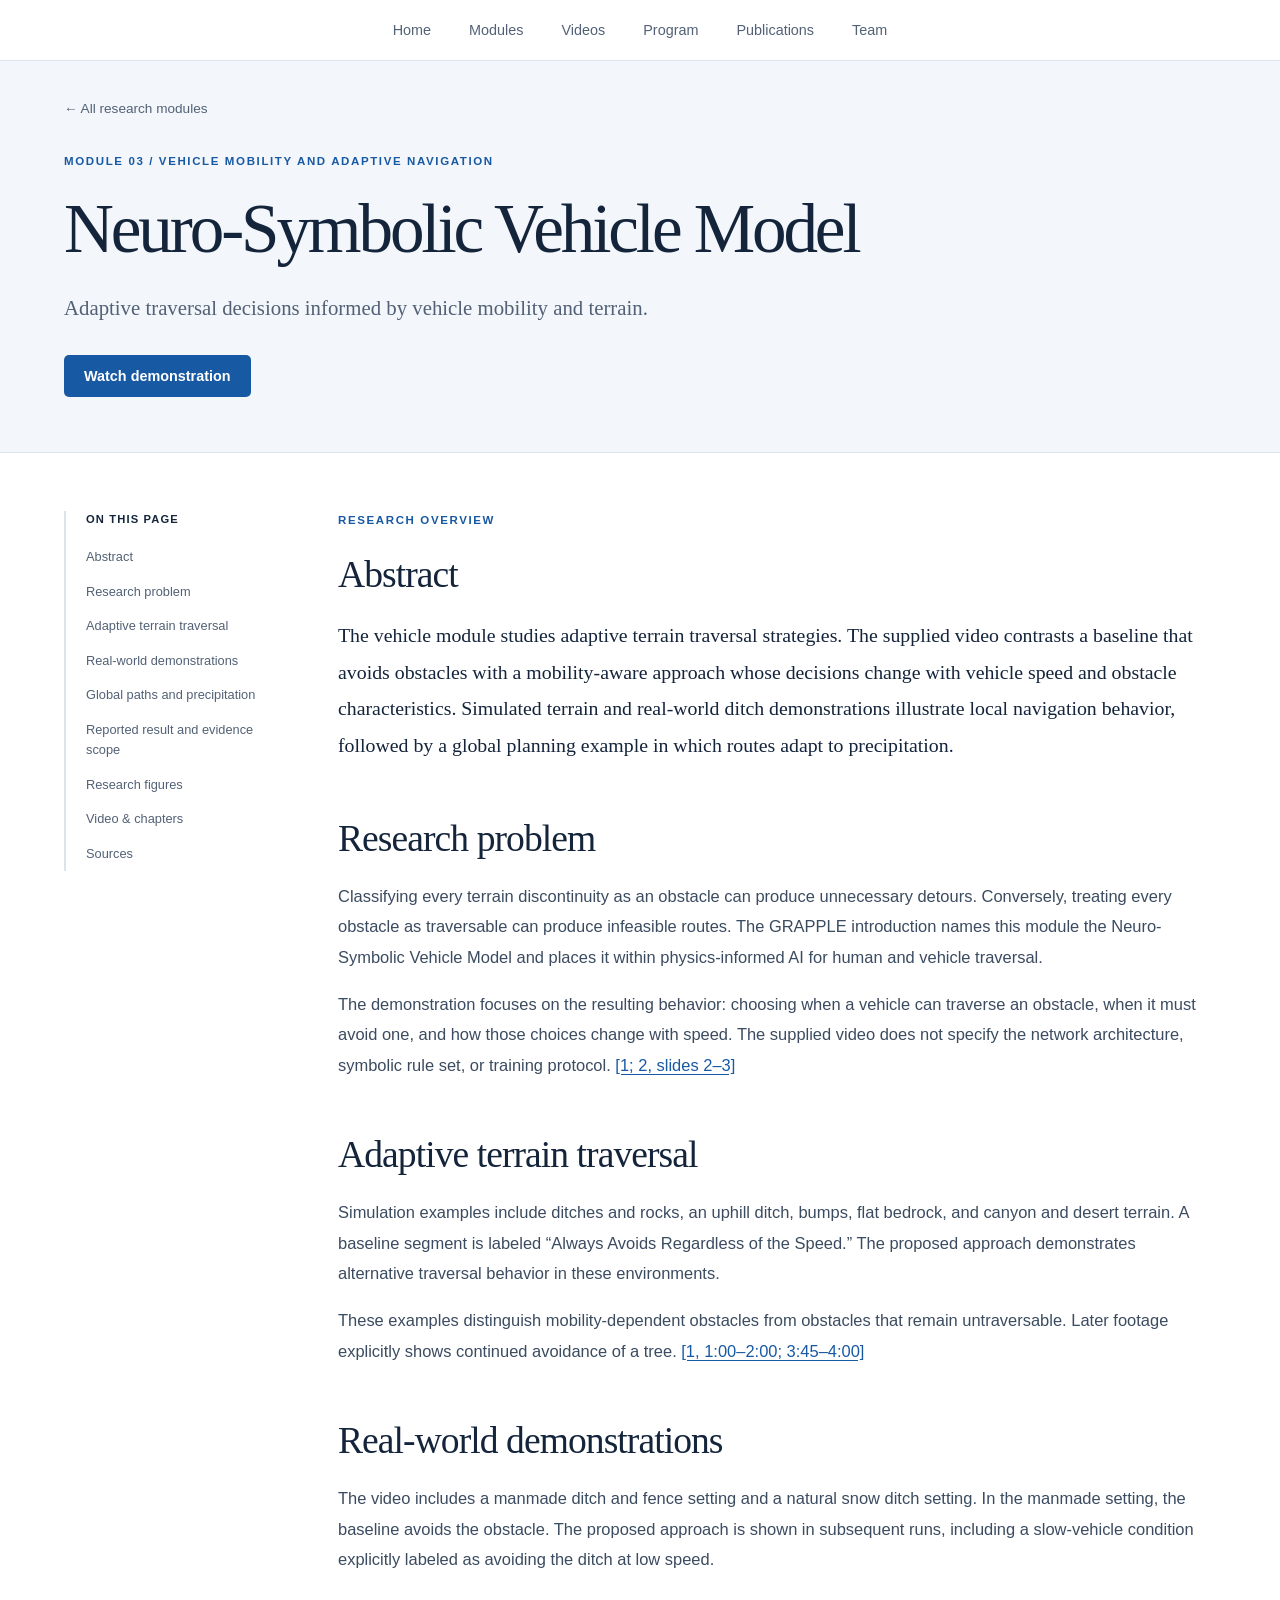
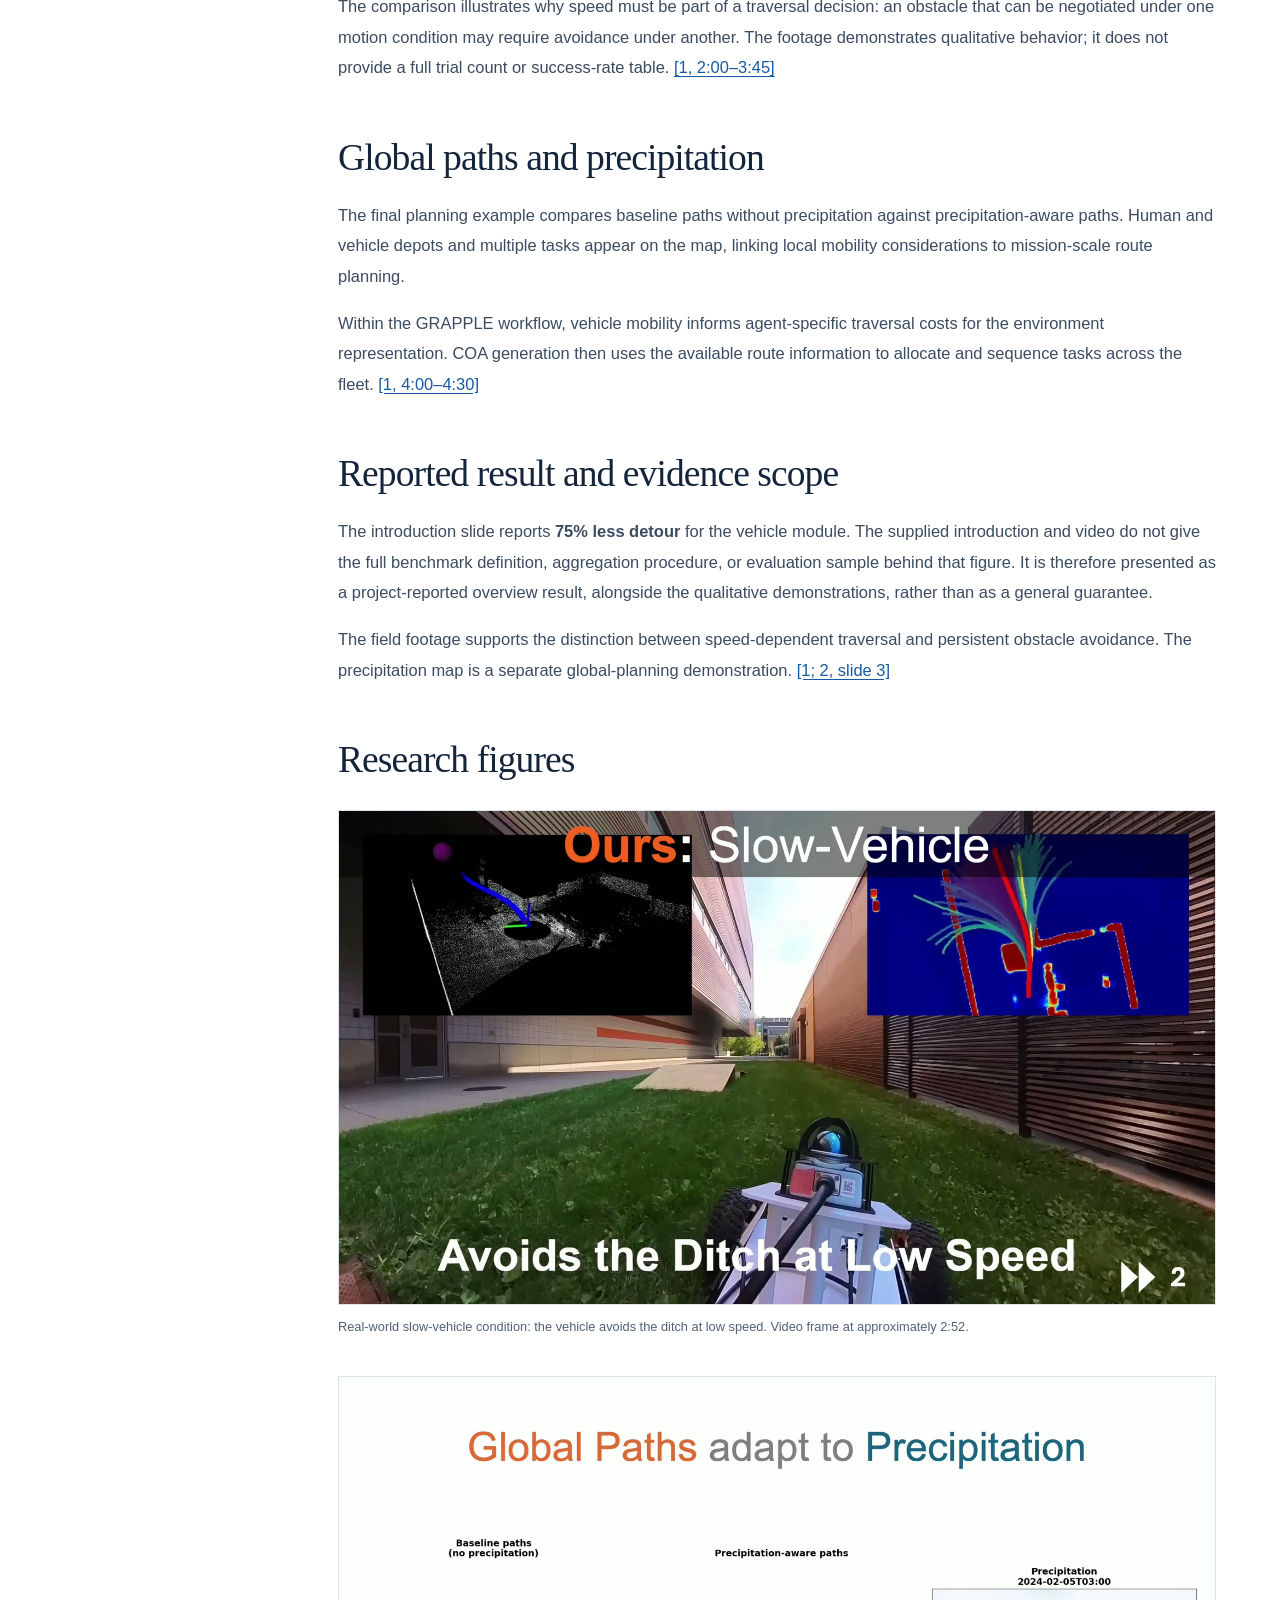
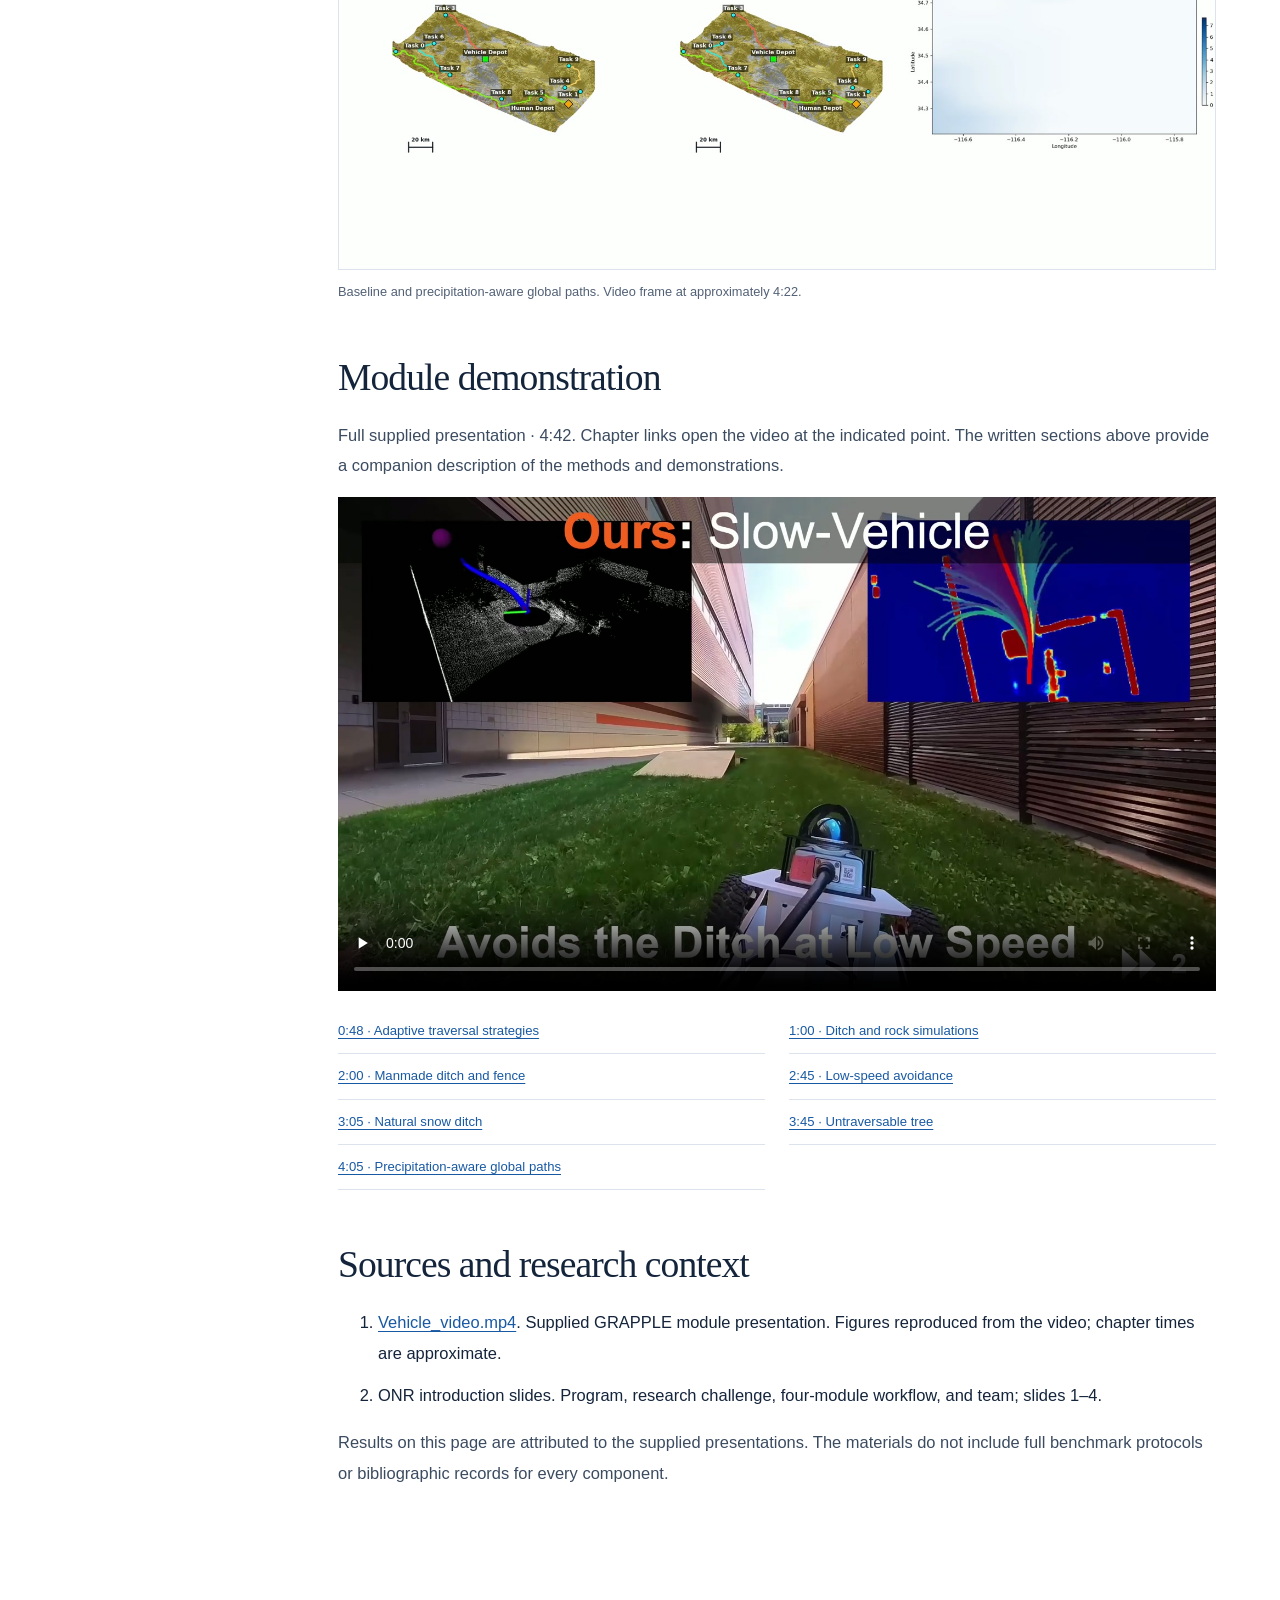
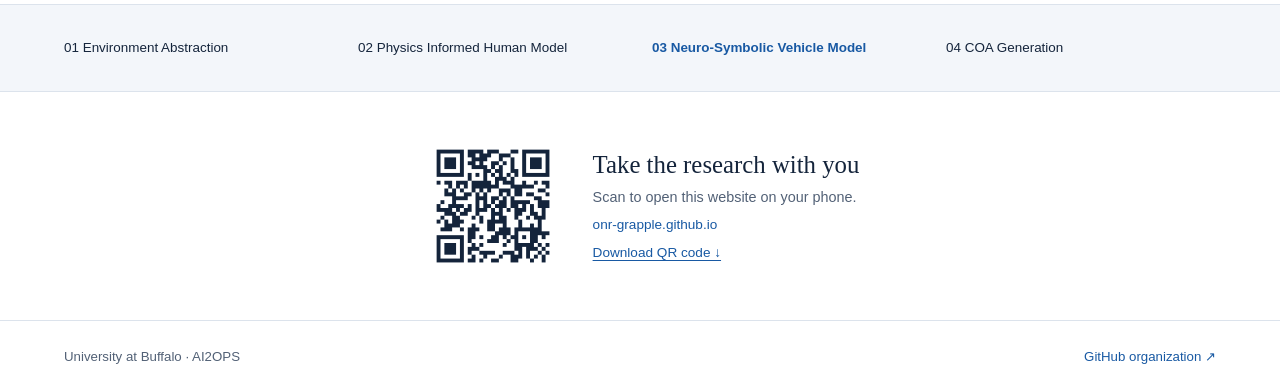
<file: modules/vehicle.html>
<!doctype html><html lang="en">
<head>
<meta charset="UTF-8">
<meta name="viewport" content="width=device-width, initial-scale=1">
<meta name="theme-color" content="#ffffff"><title>Neuro-Symbolic Vehicle Model | ONR-GRAPPLE</title>
<meta name="description" content="Adaptive traversal decisions informed by vehicle mobility and terrain.">
<link rel="icon" href="data:,">
<link rel="stylesheet" href="../styles.css?v=students-8">
</head>
<body><a class="skip-link" href="#main">Skip to content</a>
<header class="site-header">
<nav aria-label="Primary navigation"><a href="../index.html">Home</a><a href="../index.html#projects">Modules</a><a href="../index.html#videos">Videos</a><a href="../index.html#mission">Program</a>
<a href="../papers.html">Publications</a>
<a href="../team.html">Team</a></nav>
</header>
<main id="main">
<div class="research-hero"><a class="back-link" href="../index.html#projects">← All research modules</a>
<p class="eyebrow">Module 03 / Vehicle mobility and adaptive navigation</p>
<h1>Neuro-Symbolic Vehicle Model</h1>
<p class="research-subtitle">Adaptive traversal decisions informed by vehicle mobility and terrain.</p>
<div class="hero-actions"><a class="primary-action" href="#source-video">Watch demonstration</a>
</div>
</div>
<div class="research-layout">
<aside class="contents">
<p>On this page</p><a href="#abstract">Abstract</a><a href="#section-0">Research problem</a><a href="#section-1">Adaptive terrain traversal</a><a href="#section-2">Real-world demonstrations</a><a href="#section-3">Global paths and precipitation</a><a href="#section-4">Reported result and evidence scope</a><a href="#figures">Research figures</a><a href="#source-video">Video &amp; chapters</a><a href="#sources">Sources</a>
</aside>
<article class="research-body">
<section id="abstract">
<p class="eyebrow">Research overview</p>
<h2>Abstract</h2>
<p class="abstract">The vehicle module studies adaptive terrain traversal strategies. The supplied video contrasts a baseline that avoids obstacles with a mobility-aware approach whose decisions change with vehicle speed and obstacle characteristics. Simulated terrain and real-world ditch demonstrations illustrate local navigation behavior, followed by a global planning example in which routes adapt to precipitation.</p>
</section>
<section id="section-0">
<h2>Research problem</h2>
<p>Classifying every terrain discontinuity as an obstacle can produce unnecessary detours. Conversely, treating every obstacle as traversable can produce infeasible routes. The GRAPPLE introduction names this module the Neuro-Symbolic Vehicle Model and places it within physics-informed AI for human and vehicle traversal.</p>
<p>The demonstration focuses on the resulting behavior: choosing when a vehicle can traverse an obstacle, when it must avoid one, and how those choices change with speed. The supplied video does not specify the network architecture, symbolic rule set, or training protocol. <a href="#sources">[1; 2, slides 2–3]</a></p>
</section>
<section id="section-1">
<h2>Adaptive terrain traversal</h2>
<p>Simulation examples include ditches and rocks, an uphill ditch, bumps, flat bedrock, and canyon and desert terrain. A baseline segment is labeled “Always Avoids Regardless of the Speed.” The proposed approach demonstrates alternative traversal behavior in these environments.</p>
<p>These examples distinguish mobility-dependent obstacles from obstacles that remain untraversable. Later footage explicitly shows continued avoidance of a tree. <a href="#source-video">[1, 1:00–2:00; 3:45–4:00]</a></p>
</section>
<section id="section-2">
<h2>Real-world demonstrations</h2>
<p>The video includes a manmade ditch and fence setting and a natural snow ditch setting. In the manmade setting, the baseline avoids the obstacle. The proposed approach is shown in subsequent runs, including a slow-vehicle condition explicitly labeled as avoiding the ditch at low speed.</p>
<p>The comparison illustrates why speed must be part of a traversal decision: an obstacle that can be negotiated under one motion condition may require avoidance under another. The footage demonstrates qualitative behavior; it does not provide a full trial count or success-rate table. <a href="#source-video">[1, 2:00–3:45]</a></p>
</section>
<section id="section-3">
<h2>Global paths and precipitation</h2>
<p>The final planning example compares baseline paths without precipitation against precipitation-aware paths. Human and vehicle depots and multiple tasks appear on the map, linking local mobility considerations to mission-scale route planning.</p>
<p>Within the GRAPPLE workflow, vehicle mobility informs agent-specific traversal costs for the environment representation. COA generation then uses the available route information to allocate and sequence tasks across the fleet. <a href="#source-video">[1, 4:00–4:30]</a></p>
</section>
<section id="section-4">
<h2>Reported result and evidence scope</h2>
<p>The introduction slide reports <strong>75% less detour</strong> for the vehicle module. The supplied introduction and video do not give the full benchmark definition, aggregation procedure, or evaluation sample behind that figure. It is therefore presented as a project-reported overview result, alongside the qualitative demonstrations, rather than as a general guarantee.</p>
<p>The field footage supports the distinction between speed-dependent traversal and persistent obstacle avoidance. The precipitation map is a separate global-planning demonstration. <a href="#sources">[1; 2, slide 3]</a></p>
</section>
<section id="figures">
<h2>Research figures</h2>
<figure><a href="../assets/images/vehicle-demo.jpg"><img src="../assets/images/vehicle-demo.jpg" alt="Real-world slow-vehicle condition: the vehicle avoids the ditch at low speed. Video frame at approximately 2:52." loading="lazy" width="1600" height="900"></a><figcaption>Real-world slow-vehicle condition: the vehicle avoids the ditch at low speed. Video frame at approximately 2:52.</figcaption>
</figure>
<figure><a href="../assets/images/vehicle-weather.jpg"><img src="../assets/images/vehicle-weather.jpg" alt="Baseline and precipitation-aware global paths. Video frame at approximately 4:22." loading="lazy" width="1600" height="900"></a><figcaption>Baseline and precipitation-aware global paths. Video frame at approximately 4:22.</figcaption>
</figure>
</section>
<section id="source-video">
<h2>Module demonstration</h2>
<p>Full supplied presentation · 4:42. Chapter links open the video at the indicated point. The written sections above provide a companion description of the methods and demonstrations.</p><video controls preload="none" poster="../assets/images/vehicle-demo.jpg" aria-label="Neuro-Symbolic Vehicle Model demonstration"><source src="../assets/media/vehicle.mp4" type="video/mp4">Your browser does not support video. <a href="../assets/media/vehicle.mp4">Download the demonstration</a>.</video>
<div class="chapter-list"><a href="../assets/media/vehicle.mp4#t=48">0:48 · Adaptive traversal strategies</a><a href="../assets/media/vehicle.mp4#t=60">1:00 · Ditch and rock simulations</a><a href="../assets/media/vehicle.mp4#t=120">2:00 · Manmade ditch and fence</a><a href="../assets/media/vehicle.mp4#t=165">2:45 · Low-speed avoidance</a><a href="../assets/media/vehicle.mp4#t=185">3:05 · Natural snow ditch</a><a href="../assets/media/vehicle.mp4#t=225">3:45 · Untraversable tree</a><a href="../assets/media/vehicle.mp4#t=245">4:05 · Precipitation-aware global paths</a>
</div>
</section>
<section id="sources">
<h2>Sources and research context</h2>
<ol>
<li><a href="../assets/media/vehicle.mp4">Vehicle_video.mp4</a>. Supplied GRAPPLE module presentation. Figures reproduced from the video; chapter times are approximate.</li>
<li>ONR introduction slides. Program, research challenge, four-module workflow, and team; slides 1–4.</li>
</ol>
<p>Results on this page are attributed to the supplied presentations. The materials do not include full benchmark protocols or bibliographic records for every component.</p>
</section>
</article>
</div>
<nav class="module-navigation" aria-label="Research modules"><a href="environment.html">01 Environment Abstraction</a><a href="human.html">02 Physics Informed Human Model</a><a href="vehicle.html" aria-current="page">03 Neuro-Symbolic Vehicle Model</a><a href="coa.html">04 COA Generation</a>
</nav>
</main>
<section class="website-qr" aria-label="Visit this website on your phone">
  <a href="https://onr-grapple.github.io/" aria-label="Open the public website"><img src="../assets/images/website-qr.png" alt="QR code linking to https://onr-grapple.github.io/" width="144" height="144" loading="lazy"></a>
  <div><h2>Take the research with you</h2><p>Scan to open this website on your phone.</p><a href="https://onr-grapple.github.io/">onr-grapple.github.io</a><a class="qr-download" href="../assets/images/website-qr.png" download="GRAPPLE-website-QR.png">Download QR code ↓</a></div>
</section>
<footer>
<p>University at Buffalo · AI2OPS</p><a href="https://github.com/onr-grapple">GitHub organization ↗</a>
</footer>
</body></html>
</file>
<file: styles.css>
:root {
  --ink: #14243b;
  --muted: #526176;
  --paper: #ffffff;
  --wash: #f3f6fa;
  --accent: #1859a3;
  --line: #dce3ec;
  --width: 1200px;
}
* { box-sizing: border-box; }
html { scroll-behavior: smooth; }
body { margin: 0; background: var(--paper); color: var(--ink); font-family: -apple-system, BlinkMacSystemFont, "Segoe UI", Arial, sans-serif; }
a { color: inherit; text-decoration: none; }
a:hover { color: var(--accent); }
a:focus-visible, video:focus-visible { outline: 3px solid var(--accent); outline-offset: 5px; }
section, [id] { scroll-margin-top: 28px; }
.skip-link { position: absolute; top: -100px; left: 16px; z-index: 100; background: white; padding: 12px; }
.skip-link:focus { top: 12px; }
.site-header { border-bottom: 1px solid var(--line); background: white; padding: 22px 24px; }
.site-header nav { max-width: var(--width); margin: auto; display: flex; justify-content: center; align-items: center; flex-wrap: wrap; gap: 16px 38px; font-size: .9rem; font-weight: 500; }
.site-header nav a { color: var(--muted); }
.site-header nav a:hover { color: var(--accent); }
.github-link { display: inline-flex; align-items: center; gap: 8px; }
.github-link svg { width: 16px; fill: none; stroke: currentColor; stroke-width: 1.8; }
.hero { max-width: var(--width); margin: auto; padding: 76px 24px 0; text-align: center; }
.hero-grid { display: none; }
.hero-copy { max-width: 960px; margin: auto; }
.eyebrow { margin: 0 0 22px; color: var(--accent); font-size: .72rem; line-height: 1.6; letter-spacing: .14em; font-weight: 650; text-transform: uppercase; }
.eyebrow > span { display: none; }
h1 { margin: 0; font: 400 clamp(2.7rem, 6vw, 5.3rem)/1.08 Georgia, "Times New Roman", serif; letter-spacing: -.045em; }
h1 em { color: var(--accent); font-style: normal; }
.lede { max-width: 760px; margin: 26px auto 0; color: var(--muted); font-size: 1.12rem; line-height: 1.8; }
.hero-actions { display: flex; align-items: center; flex-wrap: wrap; gap: 18px 26px; margin-top: 30px; }
.hero .hero-actions { justify-content: center; }
.primary-action { display: inline-flex; align-items: center; gap: 20px; padding: 13px 20px; border-radius: 5px; background: var(--accent); color: white; font-size: .9rem; font-weight: 600; }
.primary-action:hover { background: #103f76; color: white; }
.text-action { color: var(--accent); font-size: .9rem; border-bottom: 1px solid #a9bfda; padding-bottom: 4px; }
.hero-research-figure { width: 100%; max-width: none; margin: 46px auto 0; }
.hero-research-figure img { display: block; width: 100%; height: auto; border: 1px solid var(--line); border-radius: 8px; }
figcaption { margin-top: 12px; font-size: .8rem; line-height: 1.6; color: var(--muted); }
.program-overview { width: 100%; max-width: none; margin: 0; padding: 80px 0; display: grid; grid-template-columns: minmax(0, 1fr); gap: 32px; align-items: start; }
.program-overview > div { width: 100%; max-width: var(--width); margin: auto; padding: 0 24px; }
.program-overview .pipeline-figure { width: 100%; max-width: var(--width); margin: 0 auto; padding: 0 24px; }
.pipeline-figure > a, .pipeline-figure picture { display: block; width: 100%; }
.program-overview .pipeline-figure img { width: 100%; max-width: none; height: auto; border: 0; }
h2 { font-family: Georgia, "Times New Roman", serif; font-weight: 400; }
.program-overview h2, .section-heading h2, .mission-section h2 { margin: 0; font-size: clamp(2rem, 3.5vw, 3.1rem); line-height: 1.15; letter-spacing: -.035em; }
.program-overview p:not(.eyebrow) { line-height: 1.85; color: var(--muted); }
.program-overview figure { margin: 0; min-width: 0; }
.program-overview img { display: block; width: 100%; height: auto; border: 1px solid var(--line); }
.projects-section, .videos-section { padding: 76px max(24px, calc((100vw - 1152px)/2)); }
.projects-section { background: var(--wash); border-block: 1px solid var(--line); }
.section-heading { display: grid; grid-template-columns: 1.1fr 1fr; gap: 50px; align-items: end; margin-bottom: 40px; }
.section-heading > p { color: var(--muted); line-height: 1.75; margin: 0; }
.project-list { display: grid; grid-template-columns: repeat(2, minmax(0, 1fr)); gap: 20px; }
.project-card { position: relative; display: grid; grid-template-columns: 32px minmax(0, 1fr) 16px; gap: 15px; padding: 28px; border: 1px solid var(--line); background: white; border-radius: 6px; transition: border-color .15s, box-shadow .15s; }
.project-card:hover { border-color: #7fa1c8; box-shadow: 0 5px 18px #14243b08; }
.project-number { color: var(--accent); font-size: .8rem; padding-top: 2px; }
.project-icon { display: none; }
.project-content { display: flex; flex-direction: column; align-items: start; gap: 13px; }
.project-label { color: var(--muted); font-size: .65rem; line-height: 1.6; letter-spacing: .08em; text-transform: uppercase; }
.project-content strong { font: 400 1.65rem/1.2 Georgia, serif; letter-spacing: -.02em; color: var(--ink); }
.project-description { color: var(--muted); font-size: .93rem; line-height: 1.7; }
.project-arrow { color: var(--accent); }
.tag-row { display: flex; flex-wrap: wrap; gap: 8px 14px; margin-top: 4px; font-size: .68rem; color: var(--accent); }
.video-grid { display: grid; grid-template-columns: repeat(2, minmax(0, 1fr)); gap: 38px 28px; }
.video-card { min-width: 0; }
.video-frame { position: relative; aspect-ratio: 16/9; background: #101820; border: 1px solid var(--line); border-radius: 6px; overflow: hidden; }
.video-frame video { position: absolute; width: 100%; height: 100%; object-fit: contain; }
.video-info { display: grid; grid-template-columns: 1fr auto; gap: 10px; padding-top: 17px; align-items: end; }
.video-info > span { grid-column: 1/-1; color: var(--muted); font-size: .7rem; letter-spacing: .09em; text-transform: uppercase; }
.video-info h3 { margin: 0; font: 400 1.35rem/1.3 Georgia, serif; }
.video-info a { font-size: .78rem; color: var(--accent); }
.resource-links { display: flex; gap: 20px 28px; flex-wrap: wrap; margin-top: 38px; padding-top: 24px; border-top: 1px solid var(--line); font-size: .85rem; color: var(--accent); }
.mission-section { display: grid; grid-template-columns: 1fr 1.2fr; gap: 60px; padding: 76px max(24px, calc((100vw - 1152px)/2)); background: var(--wash); border-top: 1px solid var(--line); }
.mission-number { display: none; }
.mission-copy { color: var(--muted); line-height: 1.8; }
.mission-copy > p { margin: 0; }
.program-facts { margin: 25px 0 0; }
.program-facts div { display: grid; grid-template-columns: 1fr 1.4fr; gap: 20px; padding: 12px 0; border-top: 1px solid var(--line); }
.program-facts dt { font-size: .76rem; color: var(--muted); }
.program-facts dd { margin: 0; color: var(--ink); font-size: .85rem; }
footer { display: flex; justify-content: space-between; align-items: center; gap: 24px; padding: 28px max(24px, calc((100vw - 1152px)/2)); border-top: 1px solid var(--line); font-size: .83rem; color: var(--muted); }
footer p { margin: 0; }
footer a { color: var(--accent); }
/* Shared publication layout for the four module pages. */
.research-hero { padding: 38px max(24px, calc((100vw - 1152px)/2)) 55px; background: var(--wash); border-bottom: 1px solid var(--line); }
.back-link { display: inline-block; margin-bottom: 36px; color: var(--muted); font-size: .85rem; }
.research-hero h1 { max-width: 1000px; font-size: clamp(2.7rem, 5.4vw, 4.9rem); }
.research-subtitle { max-width: 840px; margin: 24px 0 0; font: 1.3rem/1.65 Georgia, serif; color: var(--muted); }
.research-layout { max-width: var(--width); margin: auto; padding: 58px 24px 64px; display: grid; grid-template-columns: 210px minmax(0, 1fr); gap: 64px; }
.contents { position: sticky; top: 28px; align-self: start; font-size: .8rem; line-height: 1.6; border-left: 2px solid var(--line); padding-left: 20px; }
.contents p { margin-top: 0; font-size: .7rem; font-weight: 650; text-transform: uppercase; letter-spacing: .1em; }
.contents a { display: block; padding: 7px 0; color: var(--muted); }
.contents a:hover { color: var(--accent); }
.research-body { min-width: 0; font-size: 1.03rem; line-height: 1.85; }
.research-body section { margin-bottom: 52px; }
.research-body h2 { margin: 0 0 20px; font-size: clamp(1.75rem, 3vw, 2.35rem); line-height: 1.2; letter-spacing: -.025em; }
.research-body p { color: #3b4b60; }
.research-body a { color: var(--accent); text-decoration: underline; text-underline-offset: 3px; }
.research-body .abstract { font: 1.24rem/1.85 Georgia, serif; color: var(--ink); }
.research-body .eyebrow { color: var(--accent); }
.research-body li { margin: 12px 0; }
.research-body figure { margin: 28px 0 38px; }
.research-body img { display: block; width: 100%; height: auto; border: 1px solid var(--line); }
.research-body video { display: block; width: 100%; aspect-ratio: 16/9; background: #101820; }
.table-wrap { overflow-x: auto; }
table { width: 100%; border-collapse: collapse; text-align: left; font-size: .9rem; line-height: 1.6; }
caption { text-align: left; margin-bottom: 12px; font-size: .8rem; color: var(--muted); }
th, td { padding: 14px 12px; border-bottom: 1px solid var(--line); vertical-align: top; }
th { background: var(--wash); }
td:first-child { font-weight: 600; }
.research-facts > div { display: grid; grid-template-columns: 170px 1fr; gap: 12px; padding: 14px 0; border-bottom: 1px solid var(--line); }
.research-facts dt { font-weight: 600; }
.research-facts dd { margin: 0; }
.chapter-list { display: grid; grid-template-columns: 1fr 1fr; gap: 0 24px; margin-top: 18px; }
.chapter-list a { padding: 10px 0; font-size: .82rem; border-bottom: 1px solid var(--line); }
.module-navigation { display: grid; grid-template-columns: repeat(4, 1fr); gap: 24px; padding: 32px max(24px, calc((100vw - 1152px)/2)); border-top: 1px solid var(--line); background: var(--wash); font-size: .84rem; line-height: 1.6; }
.module-navigation a[aria-current] { color: var(--accent); font-weight: 650; }
@media (max-width: 980px) {
  .program-overview { grid-template-columns: 1fr; gap: 26px; }
  .research-layout { grid-template-columns: 170px minmax(0, 1fr); gap: 32px; }
  .project-card { padding: 22px; grid-template-columns: 24px minmax(0, 1fr); gap: 12px; }
  .project-arrow { display: none; }
  .module-navigation { grid-template-columns: 1fr 1fr; }
}
@media (max-width: 680px) {
  .site-header { padding: 18px 20px; }
  .site-header nav { gap: 16px 22px; font-size: .8rem; }
  .hero { padding-top: 48px; }
  .lede { font-size: 1rem; }
  .hero-actions { gap: 20px; }
  .hero-research-figure { margin-top: 34px; }
  .program-overview, .projects-section, .videos-section, .mission-section { padding-top: 52px; padding-bottom: 52px; }
  .section-heading, .mission-section { grid-template-columns: 1fr; gap: 24px; }
  .project-list, .video-grid { grid-template-columns: 1fr; }
  .video-info { grid-template-columns: 1fr; }
  .program-facts div { grid-template-columns: 1fr; gap: 3px; }
  .research-layout { display: block; padding-top: 32px; }
  .contents { position: static; margin-bottom: 38px; }
  .research-hero { padding-top: 25px; padding-bottom: 38px; }
  .research-hero h1 { overflow-wrap: break-word; }
  .research-facts > div, .chapter-list, .module-navigation { grid-template-columns: 1fr; }
  footer { align-items: flex-start; flex-direction: column; gap: 14px; }
}
@media (prefers-reduced-motion: reduce) {
  html { scroll-behavior: auto; }
  * { transition: none !important; }
}
.website-qr { display: flex; justify-content: center; align-items: center; gap: 28px; padding: 42px 24px; border-top: 1px solid var(--line); }
.website-qr img { display: block; width: 144px; height: 144px; }
.website-qr h2 { margin: 0 0 10px; font-size: 1.55rem; }
.website-qr p { margin: 0 0 10px; font-size: .9rem; color: var(--muted); }
.website-qr a { color: var(--accent); font-size: .85rem; }
.website-qr .qr-download { display: block; margin-top: 12px; text-decoration: underline; text-underline-offset: 3px; }
@media(max-width: 480px) { .website-qr { flex-direction: column; text-align: center; gap: 16px; } }

.pipeline-actions { margin: 12px 0 0; padding: 0; }
.pipeline-actions figcaption { margin: 0; }
@media (max-width: 680px) { .pipeline-actions { align-items: flex-start; flex-direction: column; } }

.site-header nav a[aria-current="page"] { color: var(--accent); border-bottom: 2px solid var(--accent); padding-bottom: 5px; }
.publications-layout { max-width: var(--width); margin: auto; padding: 42px 24px 70px; }
.publication-module-nav { display: flex; flex-wrap: wrap; gap: 16px 28px; padding-bottom: 32px; border-bottom: 1px solid var(--line); color: var(--accent); font-size: .85rem; line-height: 1.6; }
.publication-module { padding: 40px 0; border-bottom: 1px solid var(--line); }
.publication-heading .eyebrow { margin-bottom: 12px; }
.publication-heading h2 { margin: 0 0 14px; font-size: clamp(1.6rem, 3vw, 2.3rem); }
.publication-heading > a { color: var(--accent); font-size: .85rem; }
.publication-empty { color: var(--muted); margin: 26px 0 0; font-size: .95rem; }

.publication-entry { margin-top: 30px; max-width: 930px; }
.publication-entry h3 { margin: 0 0 14px; font: 400 clamp(1.4rem, 2.6vw, 1.8rem)/1.35 Georgia, serif; }
.publication-entry h3 a, .publication-paper-link { color: var(--accent); }
.publication-authors, .publication-venue { font-size: .92rem; line-height: 1.7; color: var(--muted); margin: 8px 0; }
.publication-description { line-height: 1.8; margin: 20px 0; color: var(--ink); }
.publication-paper-link { display: inline-block; text-decoration: underline; text-underline-offset: 3px; font-size: .9rem; }

.team-layout { max-width: var(--width); margin: auto; padding: 56px 24px 24px; display: grid; grid-template-columns: repeat(2, minmax(0, 1fr)); gap: 48px 40px; }
.team-member { display: grid; grid-template-columns: 140px minmax(0, 1fr); gap: 24px; align-items: start; padding-bottom: 32px; border-bottom: 1px solid var(--line); }
.team-member img { display: block; width: 140px; height: 140px; object-fit: cover; border-radius: 5px; }
.team-member .eyebrow { margin-bottom: 10px; font-size: .65rem; }
.team-member h3 { margin: 0 0 14px; font-size: 1.7rem; line-height: 1.2; }
.team-affiliation { color: var(--muted); font-size: .86rem; line-height: 1.65; }
.team-bio { font-size: .94rem; line-height: 1.75; }
.team-profile { color: var(--accent); font-size: .85rem; }
.team-attribution { max-width: var(--width); margin: 0 auto; padding: 12px 24px 48px; color: var(--muted); font-size: .78rem; line-height: 1.6; }
@media (max-width: 980px) { .team-layout { grid-template-columns: 1fr; } }
@media (max-width: 480px) { .team-member { grid-template-columns: 1fr; } }

.team-section-title { max-width: var(--width); margin: 0 auto; padding: 42px 24px 0; font-size: clamp(1.8rem, 3vw, 2.4rem); }
.team-section-title + .team-layout { padding-top: 30px; }

.team-headshot { position: relative; width: 140px; height: 140px; overflow: hidden; border-radius: 5px; }
.team-member .team-headshot img { position: absolute; width: 233px; max-width: none; height: auto; left: -46px; top: -65px; border-radius: 0; }
</file>
